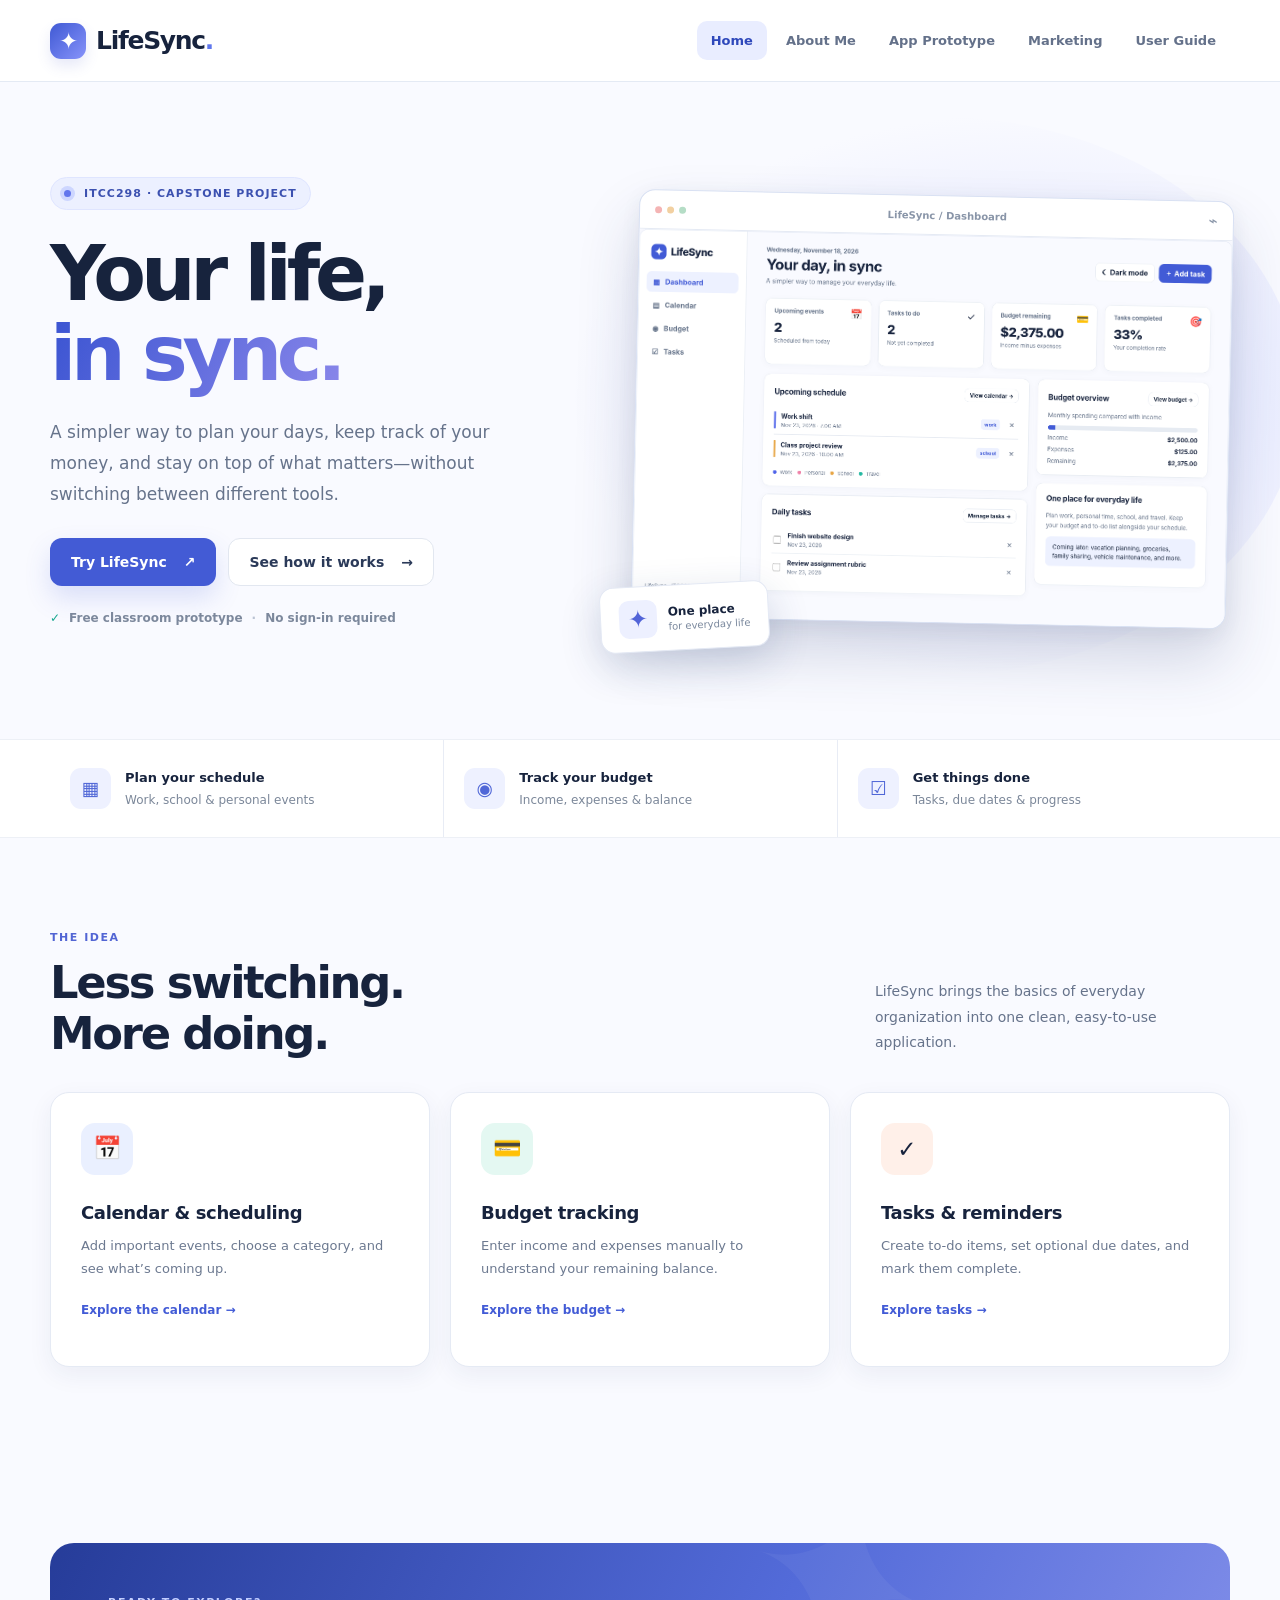
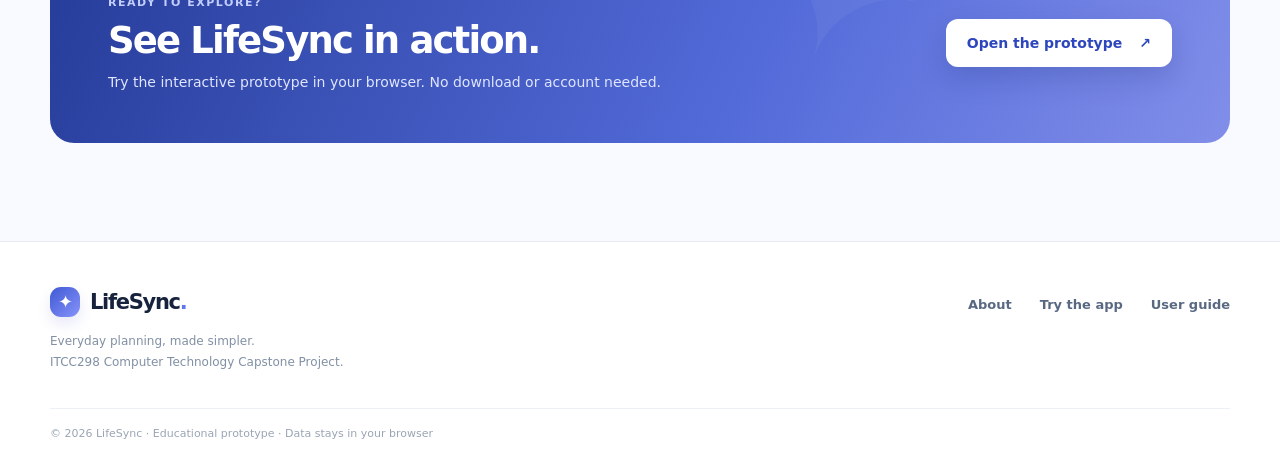
<file: index.html>
<!DOCTYPE html>
<html lang="en"><head>
<meta charset="utf-8"><meta name="viewport" content="width=device-width, initial-scale=1">
<meta name="description" content="LifeSync brings calendars, budgets and tasks together in a simple everyday planner.">
<title>Home | LifeSync</title>
<link rel="stylesheet" href="site.css">
<link rel="icon" href="assets/favicon.svg" type="image/svg+xml">

</head><body class="site-page ">
<a class="skip-link" href="#main-content">Skip to content</a>
<header class="site-header"><div class="site-container header-inner">
  <a class="site-brand" href="index.html" aria-label="LifeSync home"><span class="site-mark">✦</span><span>LifeSync<span class="site-brand-dot">.</span></span></a>
  <nav class="site-nav" aria-label="Website navigation"><a href="index.html" aria-current="page">Home</a>
<a href="about.html" >About Me</a>
<a href="prototype.html" >App Prototype</a>
<a href="marketing.html" >Marketing</a>
<a href="guide.html" >User Guide</a></nav>
</div></header>
<main id="main-content" class="site-main"><section class="hero site-container">
 <div class="hero-copy">
  <span class="eyebrow-chip"><span class="chip-dot"></span> ITCC298 · CAPSTONE PROJECT</span>
  <h1>Your life,<br><span class="gradient-text">in sync.</span></h1>
  <p class="hero-lead">A simpler way to plan your days, keep track of your money, and stay on top of what matters—without switching between different tools.</p>
  <div class="button-row"><a class="site-button primary" href="prototype.html">Try LifeSync <span aria-hidden="true">↗</span></a><a class="site-button secondary" href="guide.html">See how it works <span aria-hidden="true">→</span></a></div>
  <div class="hero-foot"><span class="check-symbol">✓</span> Free classroom prototype <span class="sep-dot">·</span> No sign-in required</div>
 </div>
 <div class="hero-visual"><div class="preview-glow"></div><div class="browser-window"><div class="browser-top"><div class="browser-dots"><i></i><i></i><i></i></div><span>LifeSync / Dashboard</span><span class="browser-lock">⌁</span></div><img src="assets/dashboard.png" alt="Actual LifeSync dashboard with sample schedule, budget, and tasks" width="1250" height="830"></div><div class="floating-tag"><span class="tag-icon">✦</span><span><strong>One place</strong><small>for everyday life</small></span></div></div>
</section>
<section class="benefits-band"><div class="site-container benefits-grid"><div><span class="benefit-icon">▦</span><strong>Plan your schedule</strong><span>Work, school & personal events</span></div><div><span class="benefit-icon">◉</span><strong>Track your budget</strong><span>Income, expenses & balance</span></div><div><span class="benefit-icon">☑</span><strong>Get things done</strong><span>Tasks, due dates & progress</span></div></div></section>
<section class="site-container section-space"><div class="section-top"><div><span class="kicker">THE IDEA</span><h2 class="section-title">Less switching.<br>More doing.</h2></div><p>LifeSync brings the basics of everyday organization into one clean, easy-to-use application.</p></div>
 <div class="feature-grid">
  <article class="feature-card"><div class="feature-symbol blue">📅</div><h3>Calendar & scheduling</h3><p>Add important events, choose a category, and see what’s coming up.</p><a href="prototype.html">Explore the calendar <span aria-hidden="true">→</span></a></article>
  <article class="feature-card"><div class="feature-symbol mint">💳</div><h3>Budget tracking</h3><p>Enter income and expenses manually to understand your remaining balance.</p><a href="prototype.html">Explore the budget <span aria-hidden="true">→</span></a></article>
  <article class="feature-card"><div class="feature-symbol peach">✓</div><h3>Tasks & reminders</h3><p>Create to-do items, set optional due dates, and mark them complete.</p><a href="prototype.html">Explore tasks <span aria-hidden="true">→</span></a></article>
 </div></section>
<section class="site-container section-space"><div class="cta-panel"><div><span class="kicker light">READY TO EXPLORE?</span><h2>See LifeSync in action.</h2><p>Try the interactive prototype in your browser. No download or account needed.</p></div><a class="site-button white" href="prototype.html">Open the prototype <span aria-hidden="true">↗</span></a></div></section></main>
<footer class="site-footer"><div class="site-container footer-inner">
 <div><a class="site-brand footer-brand" href="index.html"><span class="site-mark">✦</span><span>LifeSync<span class="site-brand-dot">.</span></span></a><p>Everyday planning, made simpler.<br>ITCC298 Computer Technology Capstone Project.</p></div>
 <div class="footer-links"><a href="about.html">About</a><a href="prototype.html">Try the app</a><a href="guide.html">User guide</a></div>
 </div><div class="site-container footer-bottom">© 2026 LifeSync · Educational prototype · Data stays in your browser</div></footer>

</body></html>
</file>
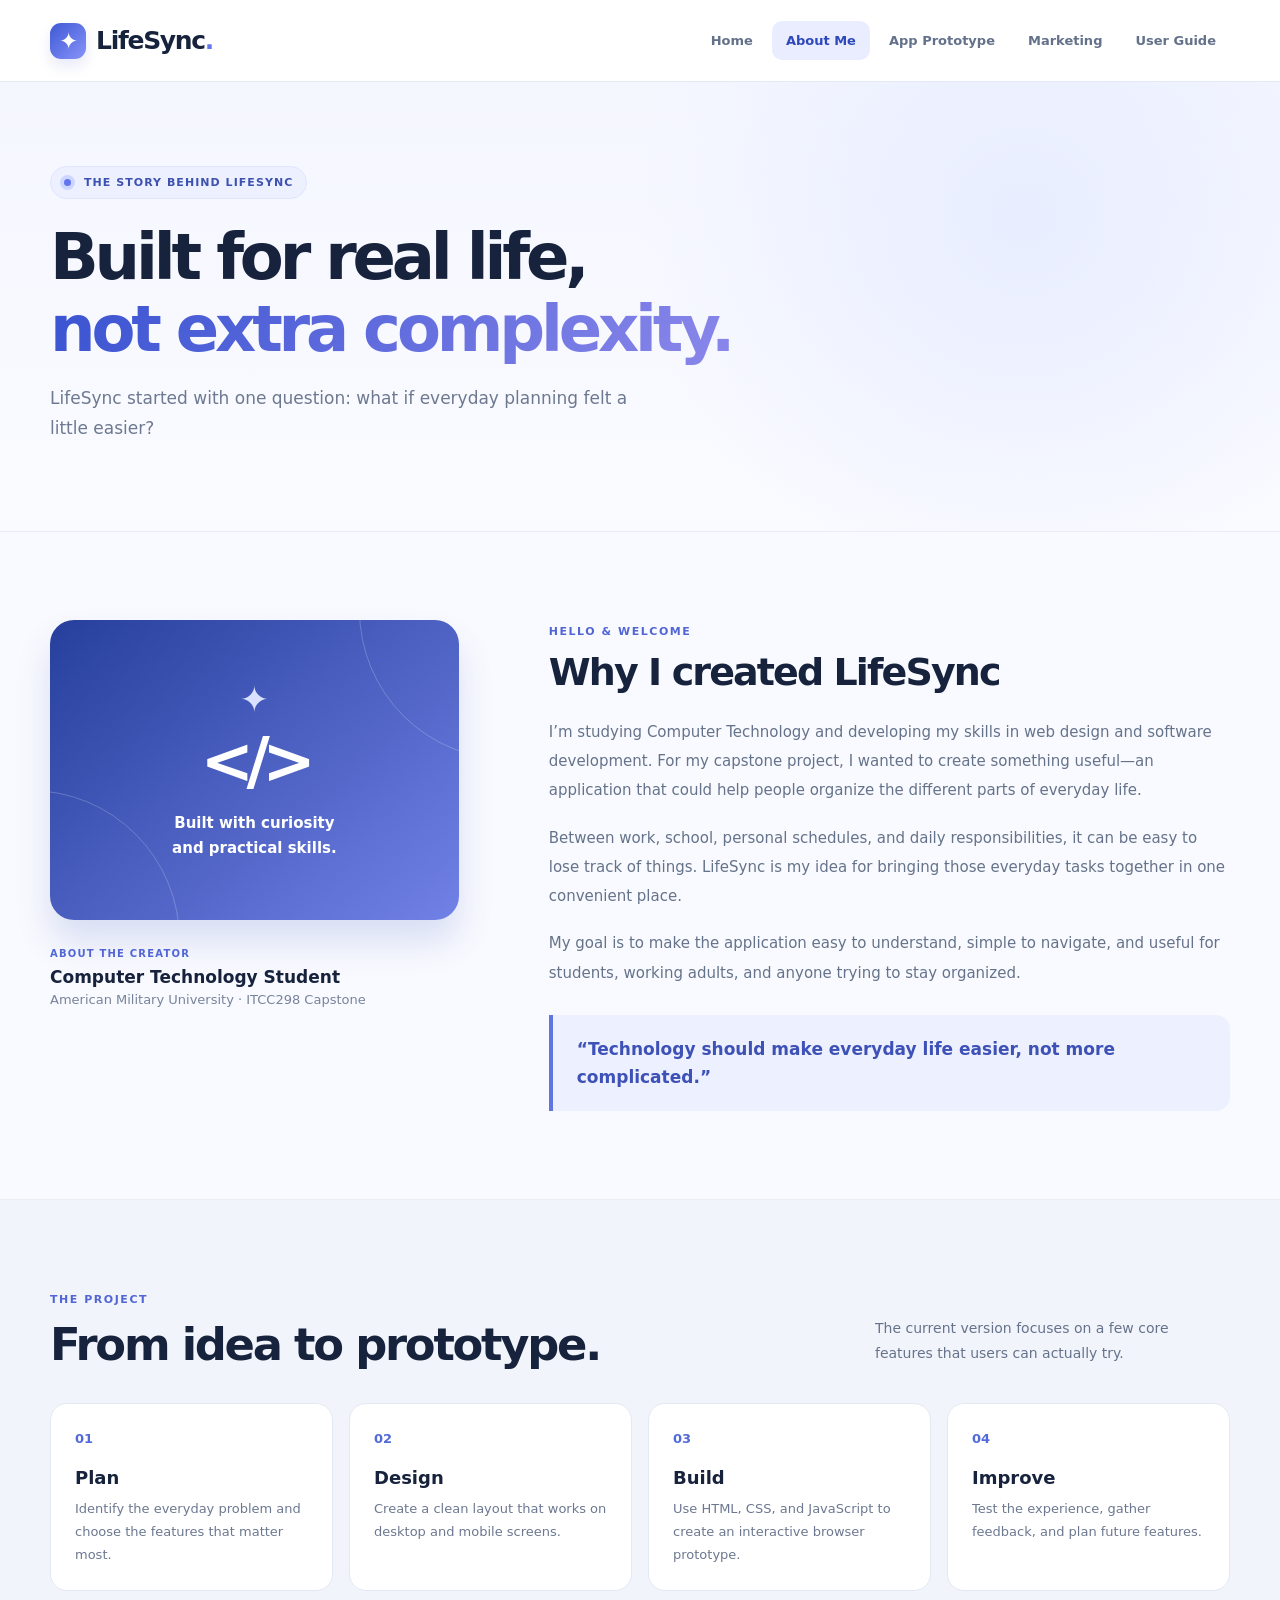
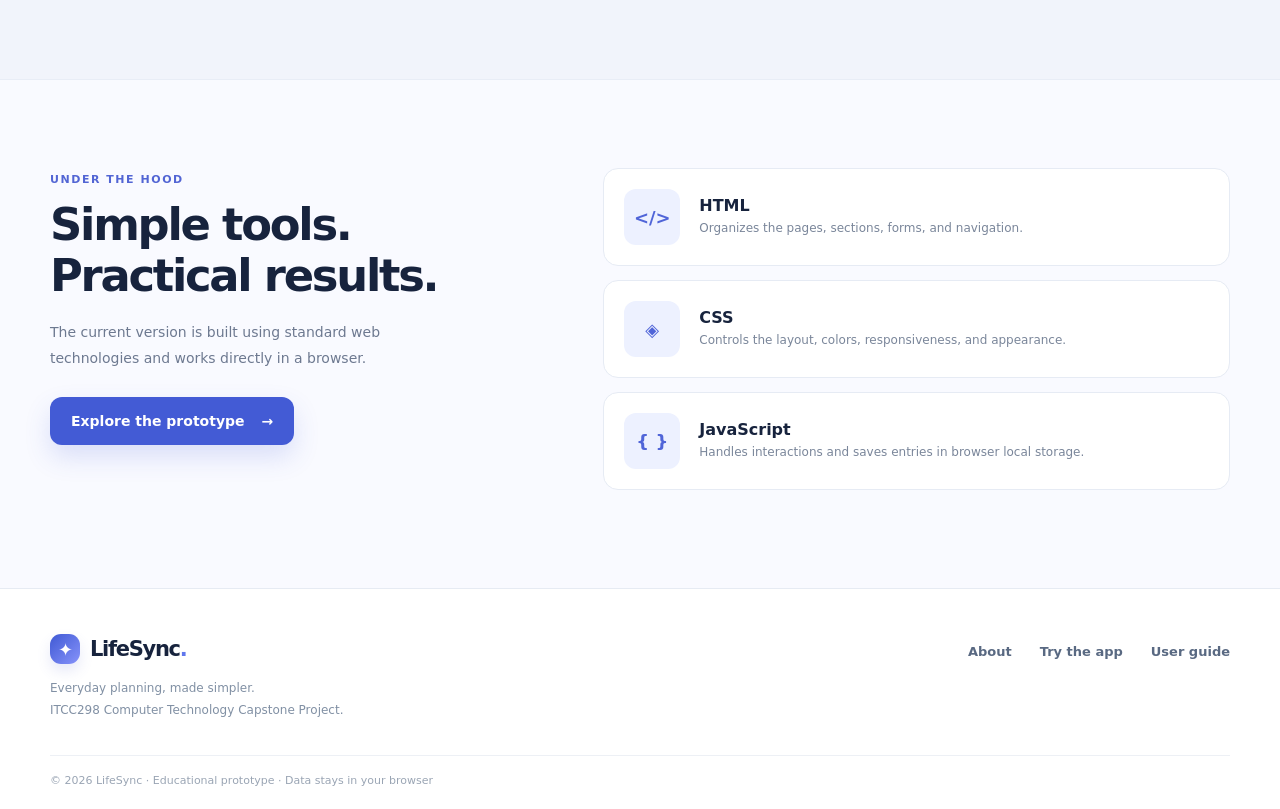
<file: about.html>
<!DOCTYPE html>
<html lang="en"><head>
<meta charset="utf-8"><meta name="viewport" content="width=device-width, initial-scale=1">
<meta name="description" content="Learn why the LifeSync everyday planner was created as an ITCC298 capstone project.">
<title>About Me | LifeSync</title>
<link rel="stylesheet" href="site.css">
<link rel="icon" href="assets/favicon.svg" type="image/svg+xml">

</head><body class="site-page ">
<a class="skip-link" href="#main-content">Skip to content</a>
<header class="site-header"><div class="site-container header-inner">
  <a class="site-brand" href="index.html" aria-label="LifeSync home"><span class="site-mark">✦</span><span>LifeSync<span class="site-brand-dot">.</span></span></a>
  <nav class="site-nav" aria-label="Website navigation"><a href="index.html" >Home</a>
<a href="about.html" aria-current="page">About Me</a>
<a href="prototype.html" >App Prototype</a>
<a href="marketing.html" >Marketing</a>
<a href="guide.html" >User Guide</a></nav>
</div></header>
<main id="main-content" class="site-main"><section class="page-hero"><div class="site-container"><span class="eyebrow-chip"><span class="chip-dot"></span> THE STORY BEHIND LIFESYNC</span><h1>Built for real life,<br><span class="gradient-text">not extra complexity.</span></h1><p>LifeSync started with one question: what if everyday planning felt a little easier?</p></div></section>
<section class="site-container section-space about-grid"><div class="about-aside"><div class="profile-illustration"><span class="profile-spark">✦</span><span class="profile-lines">&lt;/&gt;</span><div>Built with curiosity<br>and practical skills.</div></div><div class="aside-label">ABOUT THE CREATOR</div><h3>Computer Technology Student</h3><p>American Military University · ITCC298 Capstone</p></div><div class="about-copy"><span class="kicker">HELLO & WELCOME</span><h2>Why I created LifeSync</h2><p>I’m studying Computer Technology and developing my skills in web design and software development. For my capstone project, I wanted to create something useful—an application that could help people organize the different parts of everyday life.</p><p>Between work, school, personal schedules, and daily responsibilities, it can be easy to lose track of things. LifeSync is my idea for bringing those everyday tasks together in one convenient place.</p><p>My goal is to make the application easy to understand, simple to navigate, and useful for students, working adults, and anyone trying to stay organized.</p><div class="about-quote">“Technology should make everyday life easier, not more complicated.”</div></div></section>
<section class="tinted-section"><div class="site-container section-space"><div class="section-top"><div><span class="kicker">THE PROJECT</span><h2 class="section-title">From idea to prototype.</h2></div><p>The current version focuses on a few core features that users can actually try.</p></div><div class="milestone-grid"><div class="milestone"><span>01</span><h3>Plan</h3><p>Identify the everyday problem and choose the features that matter most.</p></div><div class="milestone"><span>02</span><h3>Design</h3><p>Create a clean layout that works on desktop and mobile screens.</p></div><div class="milestone"><span>03</span><h3>Build</h3><p>Use HTML, CSS, and JavaScript to create an interactive browser prototype.</p></div><div class="milestone"><span>04</span><h3>Improve</h3><p>Test the experience, gather feedback, and plan future features.</p></div></div></div></section>
<section class="site-container section-space tech-section"><div><span class="kicker">UNDER THE HOOD</span><h2 class="section-title">Simple tools.<br>Practical results.</h2><p>The current version is built using standard web technologies and works directly in a browser.</p><a class="site-button primary" href="prototype.html">Explore the prototype <span aria-hidden="true">→</span></a></div><div class="tech-list"><div><span class="tech-icon">&lt;/&gt;</span><div><h3>HTML</h3><p>Organizes the pages, sections, forms, and navigation.</p></div></div><div><span class="tech-icon">◈</span><div><h3>CSS</h3><p>Controls the layout, colors, responsiveness, and appearance.</p></div></div><div><span class="tech-icon">{ }</span><div><h3>JavaScript</h3><p>Handles interactions and saves entries in browser local storage.</p></div></div></div></section></main>
<footer class="site-footer"><div class="site-container footer-inner">
 <div><a class="site-brand footer-brand" href="index.html"><span class="site-mark">✦</span><span>LifeSync<span class="site-brand-dot">.</span></span></a><p>Everyday planning, made simpler.<br>ITCC298 Computer Technology Capstone Project.</p></div>
 <div class="footer-links"><a href="about.html">About</a><a href="prototype.html">Try the app</a><a href="guide.html">User guide</a></div>
 </div><div class="site-container footer-bottom">© 2026 LifeSync · Educational prototype · Data stays in your browser</div></footer>

</body></html>
</file>
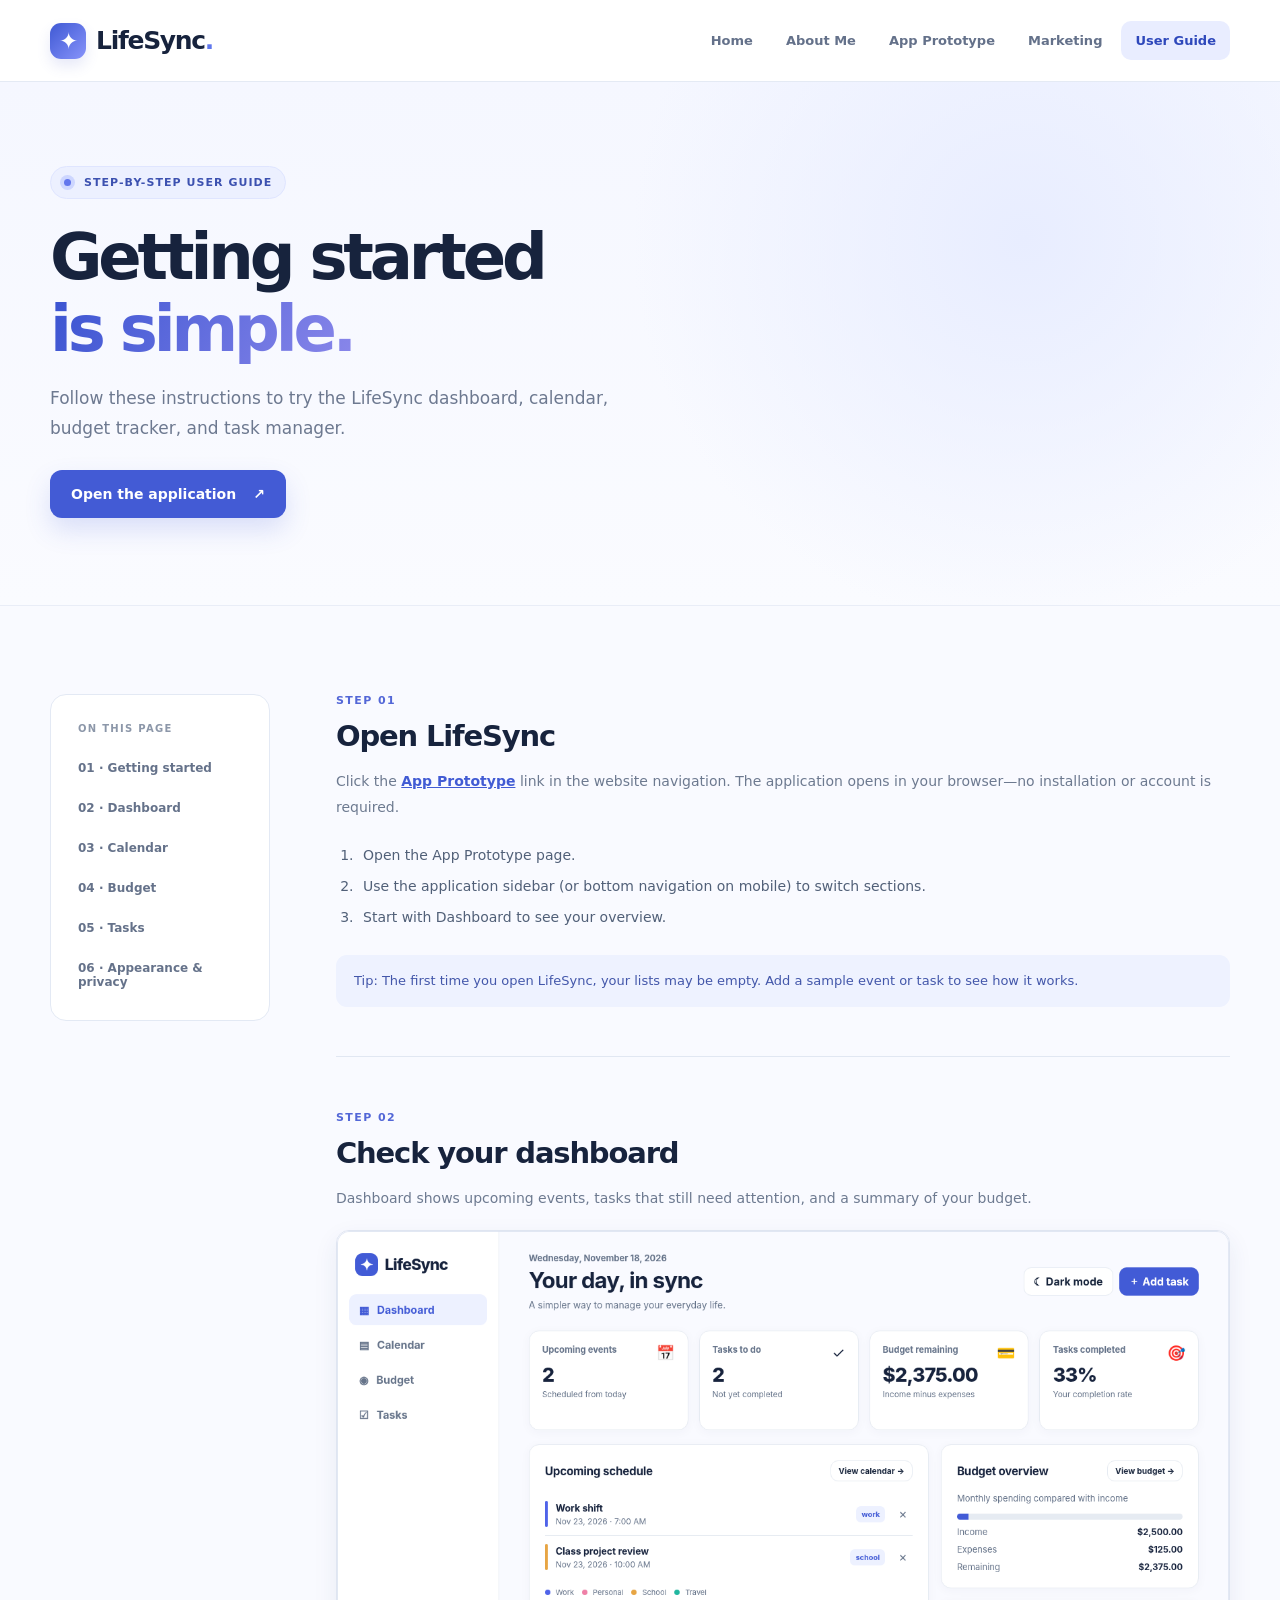
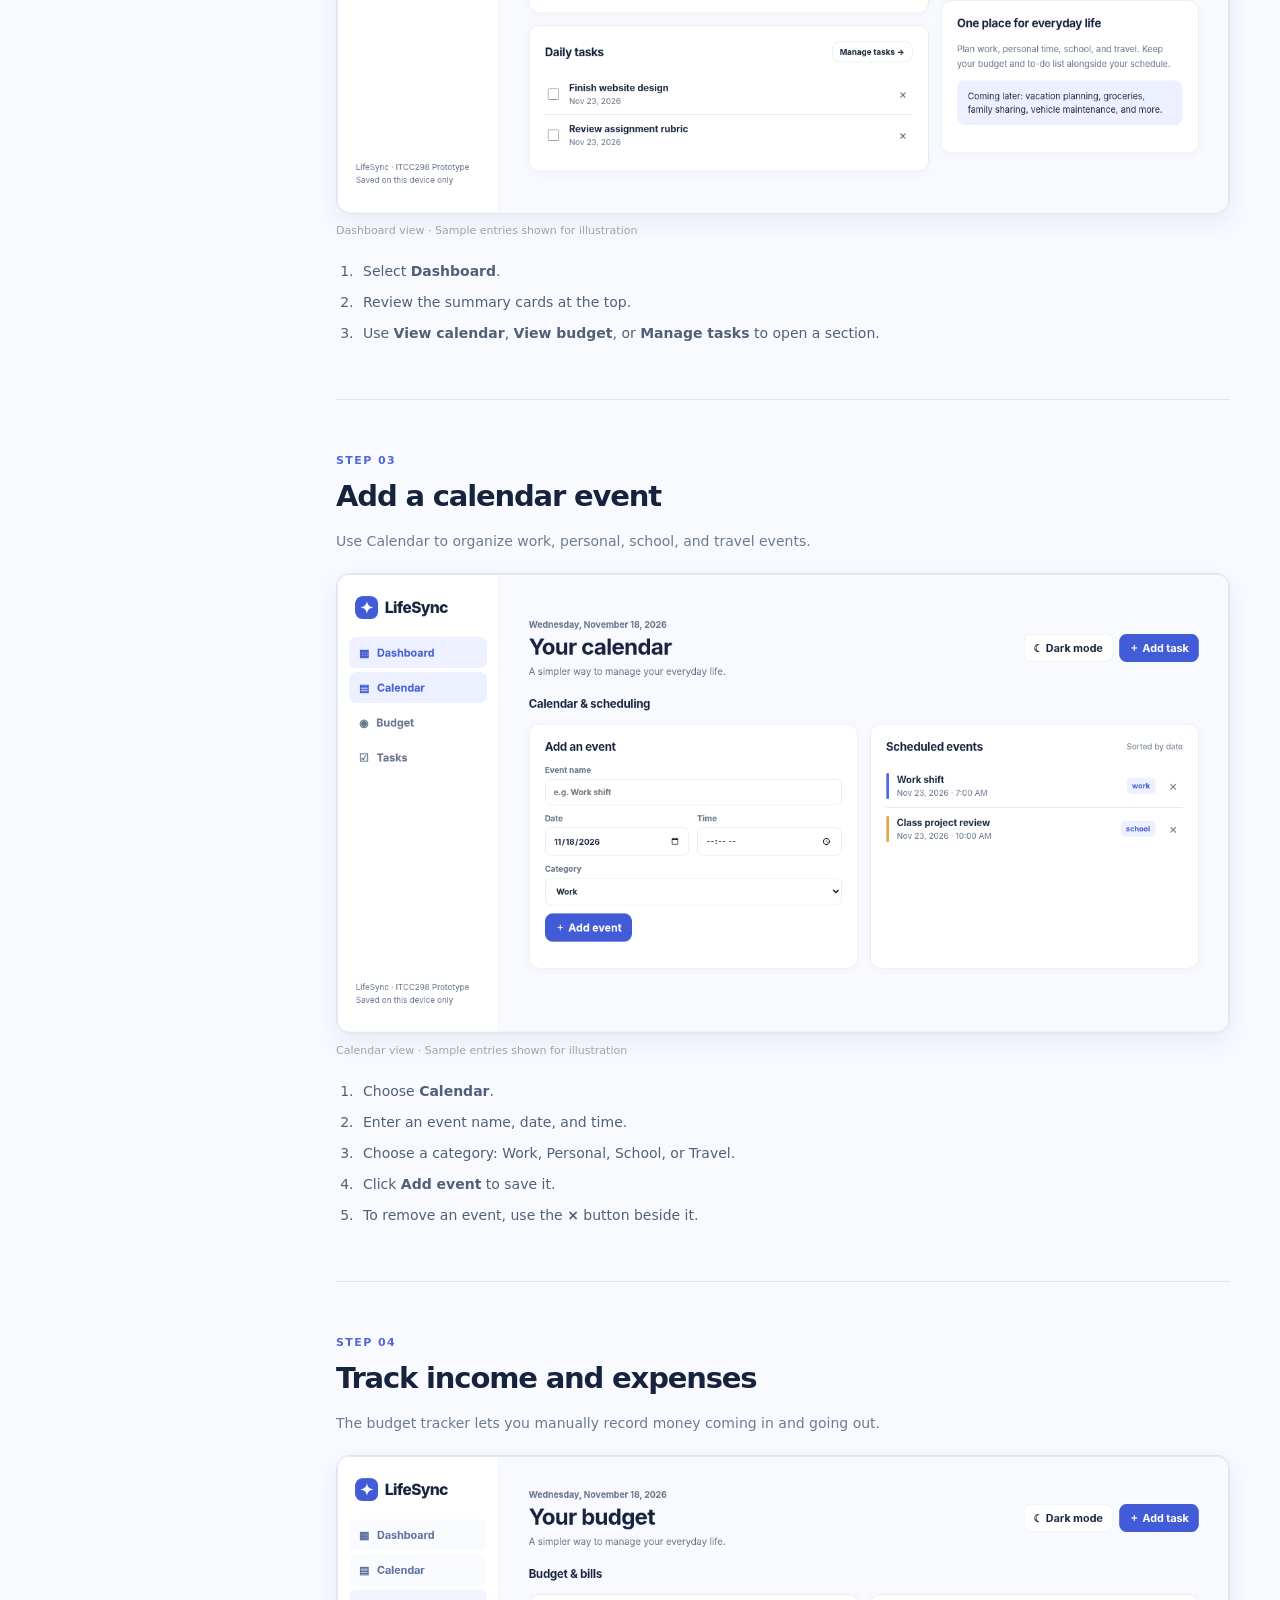
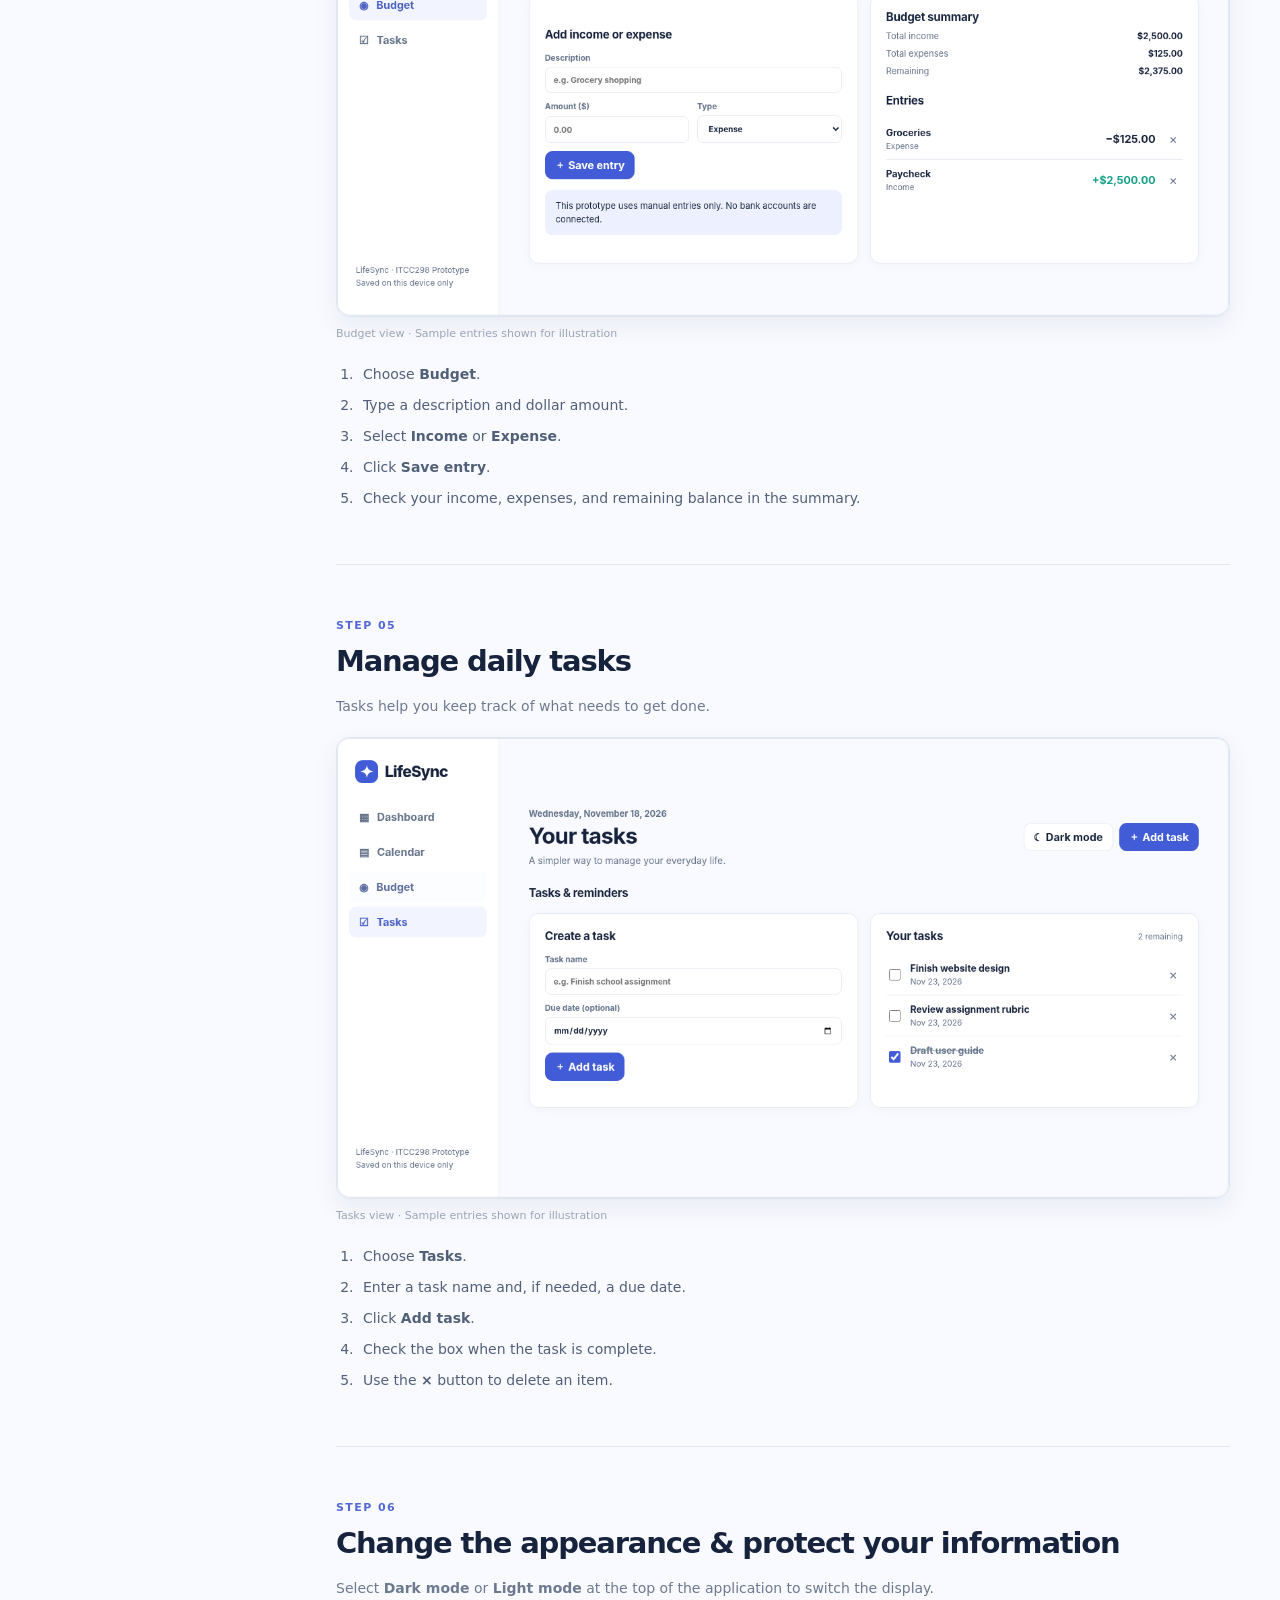
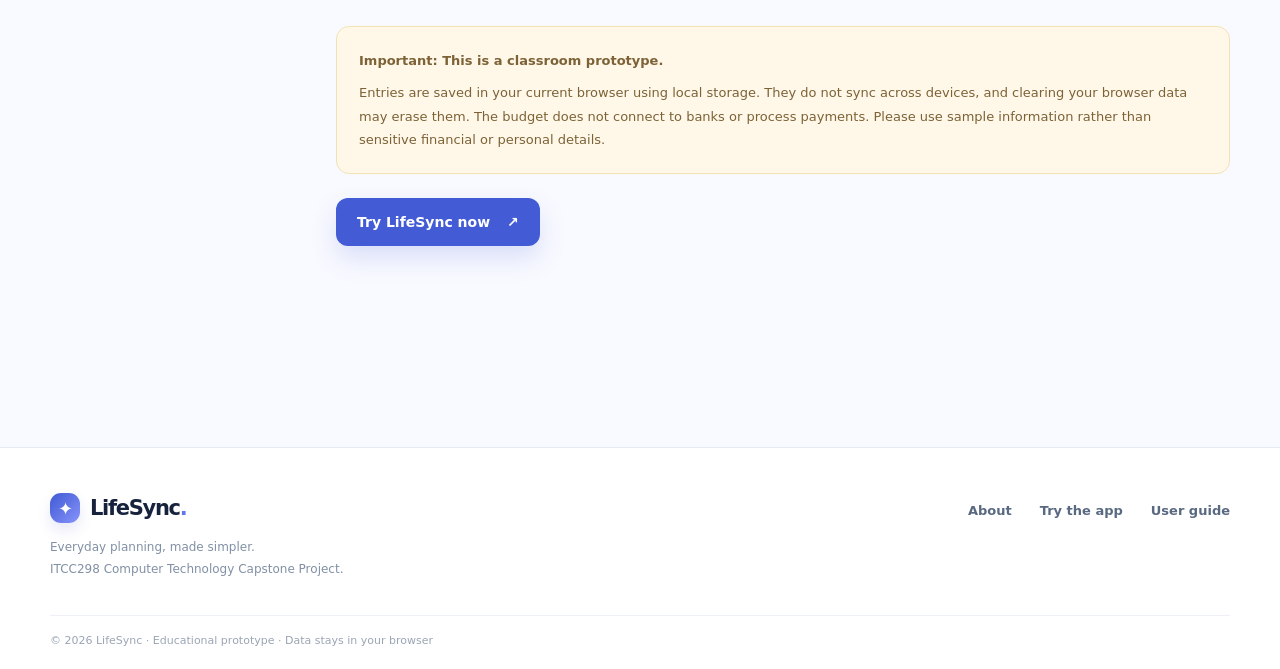
<file: guide.html>
<!DOCTYPE html>
<html lang="en"><head>
<meta charset="utf-8"><meta name="viewport" content="width=device-width, initial-scale=1">
<meta name="description" content="Learn to use the LifeSync dashboard, calendar, budget tracker, and tasks with real screenshots and step-by-step instructions.">
<title>User Guide | LifeSync</title>
<link rel="stylesheet" href="site.css">
<link rel="icon" href="assets/favicon.svg" type="image/svg+xml">

</head><body class="site-page ">
<a class="skip-link" href="#main-content">Skip to content</a>
<header class="site-header"><div class="site-container header-inner">
  <a class="site-brand" href="index.html" aria-label="LifeSync home"><span class="site-mark">✦</span><span>LifeSync<span class="site-brand-dot">.</span></span></a>
  <nav class="site-nav" aria-label="Website navigation"><a href="index.html" >Home</a>
<a href="about.html" >About Me</a>
<a href="prototype.html" >App Prototype</a>
<a href="marketing.html" >Marketing</a>
<a href="guide.html" aria-current="page">User Guide</a></nav>
</div></header>
<main id="main-content" class="site-main"><section class="page-hero guide-hero"><div class="site-container"><span class="eyebrow-chip"><span class="chip-dot"></span> STEP-BY-STEP USER GUIDE</span><h1>Getting started<br><span class="gradient-text">is simple.</span></h1><p>Follow these instructions to try the LifeSync dashboard, calendar, budget tracker, and task manager.</p><a class="site-button primary" href="prototype.html">Open the application <span aria-hidden="true">↗</span></a></div></section>
<section class="site-container section-space guide-layout"><aside class="guide-toc"><div class="toc-card"><strong>ON THIS PAGE</strong><a href="#start">01 · Getting started</a><a href="#dashboard">02 · Dashboard</a><a href="#calendar">03 · Calendar</a><a href="#budget">04 · Budget</a><a href="#tasks">05 · Tasks</a><a href="#appearance">06 · Appearance & privacy</a></div></aside>
<div class="guide-content">
<section class="guide-step" id="start"><div class="step-kicker">STEP 01</div><h2>Open LifeSync</h2><p>Click the <a href="prototype.html">App Prototype</a> link in the website navigation. The application opens in your browser—no installation or account is required.</p><ol><li>Open the App Prototype page.</li><li>Use the application sidebar (or bottom navigation on mobile) to switch sections.</li><li>Start with Dashboard to see your overview.</li></ol><div class="guide-tip">Tip: The first time you open LifeSync, your lists may be empty. Add a sample event or task to see how it works.</div></section>
<section class="guide-step" id="dashboard"><div class="step-kicker">STEP 02</div><h2>Check your dashboard</h2><p>Dashboard shows upcoming events, tasks that still need attention, and a summary of your budget.</p><img class="guide-screenshot" src="assets/dashboard.png" alt="LifeSync dashboard showing summary cards and sample events, budget, and tasks" loading="lazy" width="1250" height="830"><div class="image-caption">Dashboard view · Sample entries shown for illustration</div><ol><li>Select <strong>Dashboard</strong>.</li><li>Review the summary cards at the top.</li><li>Use <strong>View calendar</strong>, <strong>View budget</strong>, or <strong>Manage tasks</strong> to open a section.</li></ol></section>
<section class="guide-step" id="calendar"><div class="step-kicker">STEP 03</div><h2>Add a calendar event</h2><p>Use Calendar to organize work, personal, school, and travel events.</p><img class="guide-screenshot" src="assets/calendar.png" alt="LifeSync calendar screen with an Add an event form and scheduled events list" loading="lazy" width="1250" height="830"><div class="image-caption">Calendar view · Sample entries shown for illustration</div><ol><li>Choose <strong>Calendar</strong>.</li><li>Enter an event name, date, and time.</li><li>Choose a category: Work, Personal, School, or Travel.</li><li>Click <strong>Add event</strong> to save it.</li><li>To remove an event, use the <strong>×</strong> button beside it.</li></ol></section>
<section class="guide-step" id="budget"><div class="step-kicker">STEP 04</div><h2>Track income and expenses</h2><p>The budget tracker lets you manually record money coming in and going out.</p><img class="guide-screenshot" src="assets/budget.png" alt="LifeSync budget tracker showing income and expense entry form and budget totals" loading="lazy" width="1250" height="830"><div class="image-caption">Budget view · Sample entries shown for illustration</div><ol><li>Choose <strong>Budget</strong>.</li><li>Type a description and dollar amount.</li><li>Select <strong>Income</strong> or <strong>Expense</strong>.</li><li>Click <strong>Save entry</strong>.</li><li>Check your income, expenses, and remaining balance in the summary.</li></ol></section>
<section class="guide-step" id="tasks"><div class="step-kicker">STEP 05</div><h2>Manage daily tasks</h2><p>Tasks help you keep track of what needs to get done.</p><img class="guide-screenshot" src="assets/tasks.png" alt="LifeSync tasks screen showing task creation and checklist of tasks" loading="lazy" width="1250" height="830"><div class="image-caption">Tasks view · Sample entries shown for illustration</div><ol><li>Choose <strong>Tasks</strong>.</li><li>Enter a task name and, if needed, a due date.</li><li>Click <strong>Add task</strong>.</li><li>Check the box when the task is complete.</li><li>Use the <strong>×</strong> button to delete an item.</li></ol></section>
<section class="guide-step" id="appearance"><div class="step-kicker">STEP 06</div><h2>Change the appearance & protect your information</h2><p>Select <strong>Dark mode</strong> or <strong>Light mode</strong> at the top of the application to switch the display.</p><div class="privacy-box"><strong>Important: This is a classroom prototype.</strong><p>Entries are saved in your current browser using local storage. They do not sync across devices, and clearing your browser data may erase them. The budget does not connect to banks or process payments. Please use sample information rather than sensitive financial or personal details.</p></div><a class="site-button primary" href="prototype.html">Try LifeSync now <span aria-hidden="true">↗</span></a></section>
</div></section></main>
<footer class="site-footer"><div class="site-container footer-inner">
 <div><a class="site-brand footer-brand" href="index.html"><span class="site-mark">✦</span><span>LifeSync<span class="site-brand-dot">.</span></span></a><p>Everyday planning, made simpler.<br>ITCC298 Computer Technology Capstone Project.</p></div>
 <div class="footer-links"><a href="about.html">About</a><a href="prototype.html">Try the app</a><a href="guide.html">User guide</a></div>
 </div><div class="site-container footer-bottom">© 2026 LifeSync · Educational prototype · Data stays in your browser</div></footer>

</body></html>
</file>
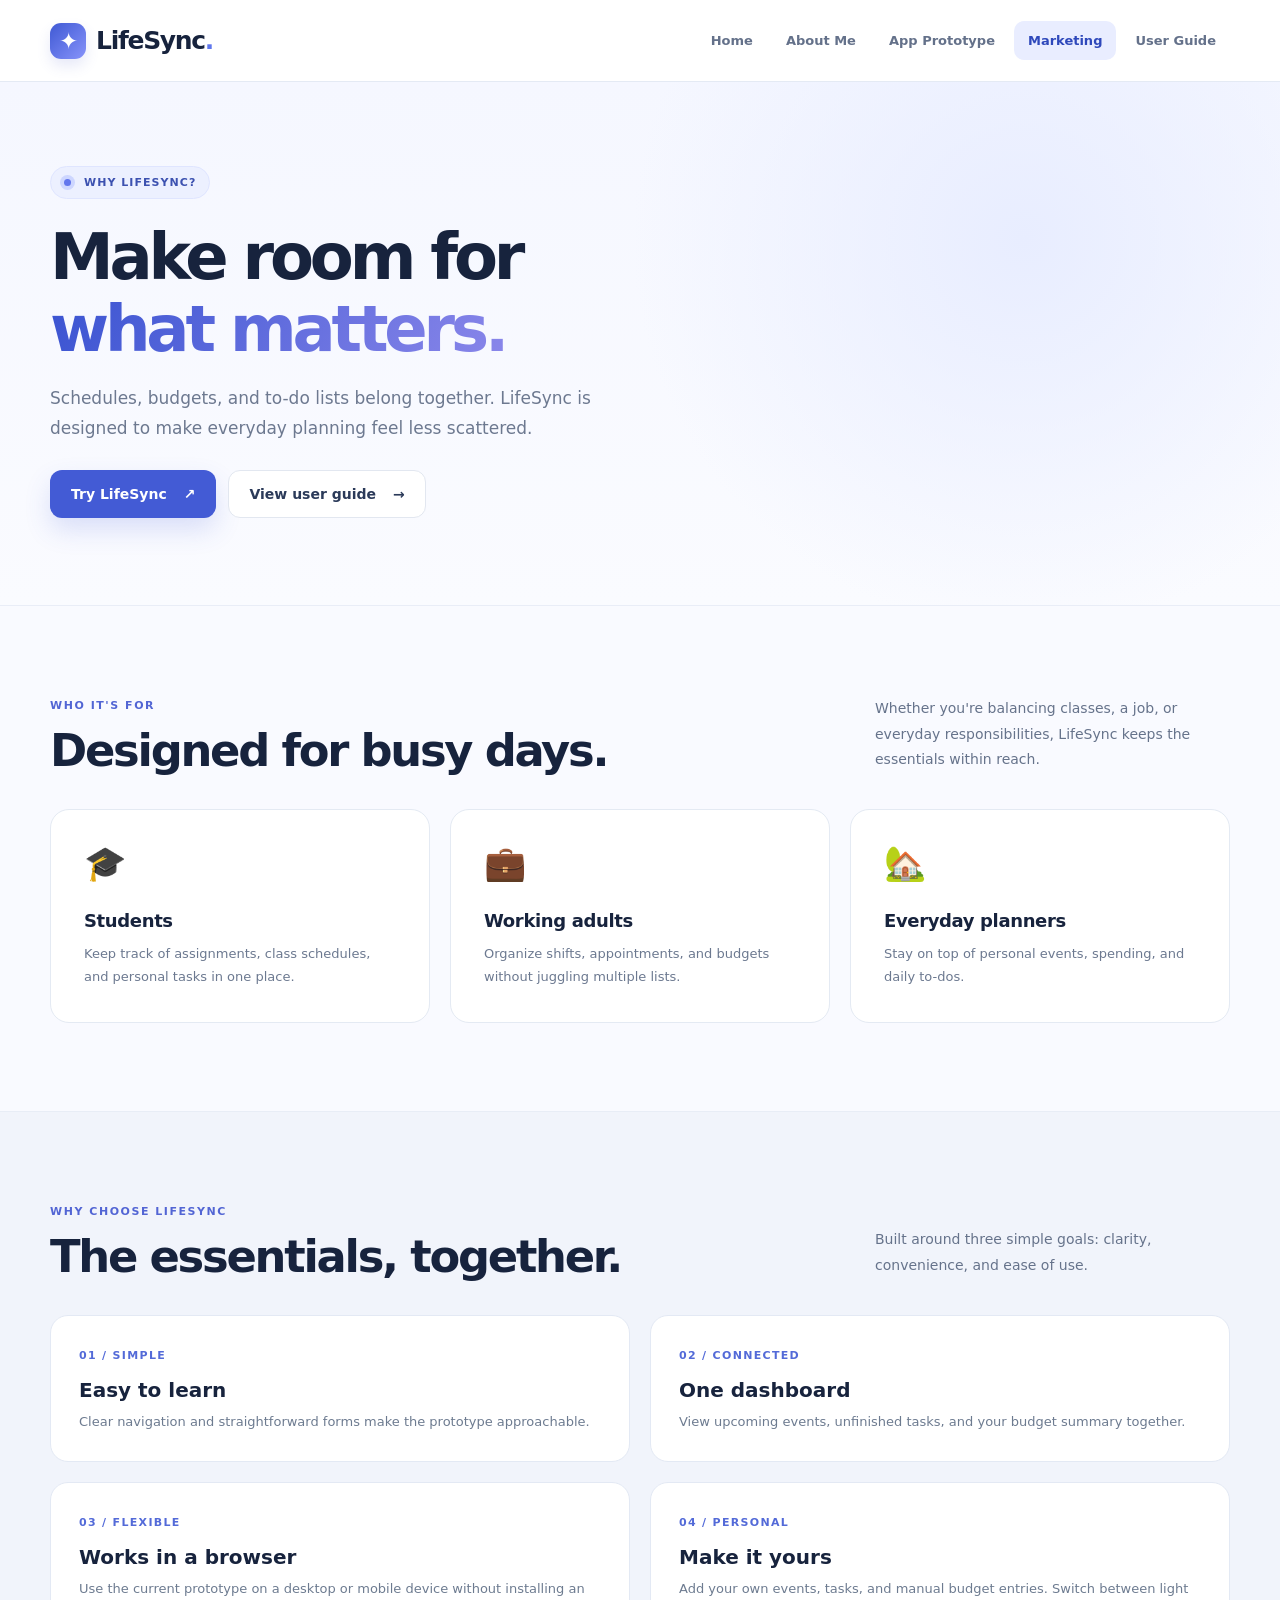
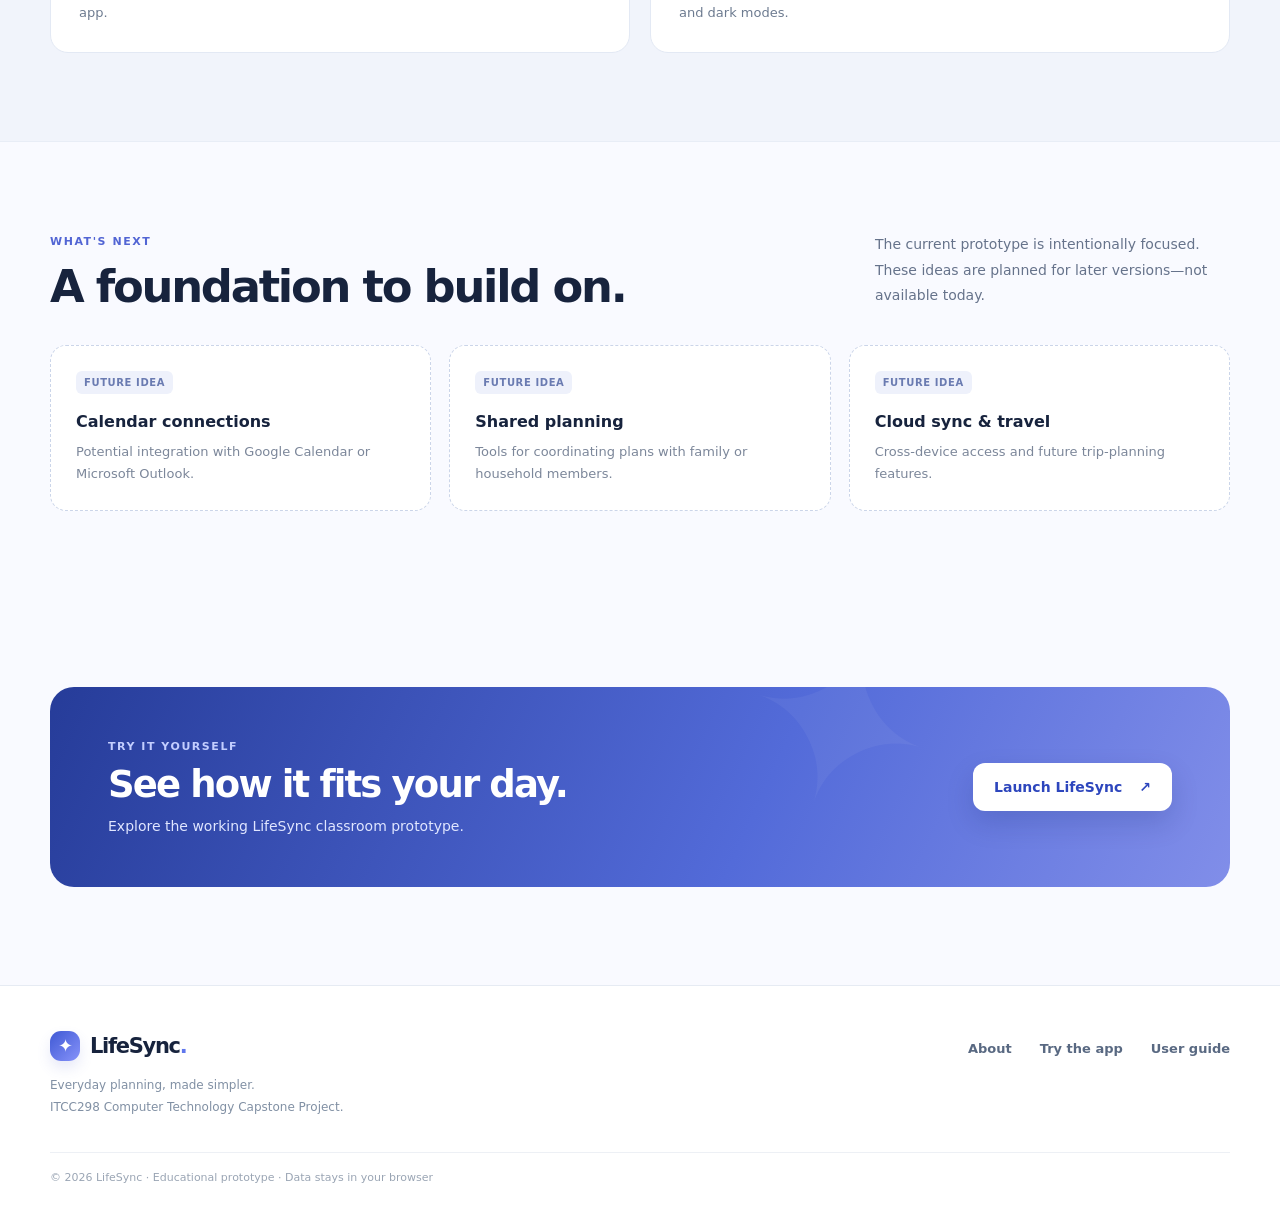
<file: marketing.html>
<!DOCTYPE html>
<html lang="en"><head>
<meta charset="utf-8"><meta name="viewport" content="width=device-width, initial-scale=1">
<meta name="description" content="Learn who LifeSync is for, what makes it useful, and its future development plans.">
<title>Marketing | LifeSync</title>
<link rel="stylesheet" href="site.css">
<link rel="icon" href="assets/favicon.svg" type="image/svg+xml">

</head><body class="site-page ">
<a class="skip-link" href="#main-content">Skip to content</a>
<header class="site-header"><div class="site-container header-inner">
  <a class="site-brand" href="index.html" aria-label="LifeSync home"><span class="site-mark">✦</span><span>LifeSync<span class="site-brand-dot">.</span></span></a>
  <nav class="site-nav" aria-label="Website navigation"><a href="index.html" >Home</a>
<a href="about.html" >About Me</a>
<a href="prototype.html" >App Prototype</a>
<a href="marketing.html" aria-current="page">Marketing</a>
<a href="guide.html" >User Guide</a></nav>
</div></header>
<main id="main-content" class="site-main"><section class="page-hero marketing-hero"><div class="site-container"><span class="eyebrow-chip"><span class="chip-dot"></span> WHY LIFESYNC?</span><h1>Make room for<br><span class="gradient-text">what matters.</span></h1><p>Schedules, budgets, and to-do lists belong together. LifeSync is designed to make everyday planning feel less scattered.</p><div class="button-row"><a class="site-button primary" href="prototype.html">Try LifeSync <span aria-hidden="true">↗</span></a><a class="site-button secondary" href="guide.html">View user guide <span aria-hidden="true">→</span></a></div></div></section>
<section class="site-container section-space"><div class="section-top"><div><span class="kicker">WHO IT'S FOR</span><h2 class="section-title">Designed for busy days.</h2></div><p>Whether you're balancing classes, a job, or everyday responsibilities, LifeSync keeps the essentials within reach.</p></div><div class="audience-grid"><article class="audience-card"><span class="audience-icon">🎓</span><h3>Students</h3><p>Keep track of assignments, class schedules, and personal tasks in one place.</p></article><article class="audience-card"><span class="audience-icon">💼</span><h3>Working adults</h3><p>Organize shifts, appointments, and budgets without juggling multiple lists.</p></article><article class="audience-card"><span class="audience-icon">🏡</span><h3>Everyday planners</h3><p>Stay on top of personal events, spending, and daily to-dos.</p></article></div></section>
<section class="tinted-section"><div class="site-container section-space"><div class="section-top"><div><span class="kicker">WHY CHOOSE LIFESYNC</span><h2 class="section-title">The essentials, together.</h2></div><p>Built around three simple goals: clarity, convenience, and ease of use.</p></div><div class="advantage-grid"><div><span>01 / SIMPLE</span><h3>Easy to learn</h3><p>Clear navigation and straightforward forms make the prototype approachable.</p></div><div><span>02 / CONNECTED</span><h3>One dashboard</h3><p>View upcoming events, unfinished tasks, and your budget summary together.</p></div><div><span>03 / FLEXIBLE</span><h3>Works in a browser</h3><p>Use the current prototype on a desktop or mobile device without installing an app.</p></div><div><span>04 / PERSONAL</span><h3>Make it yours</h3><p>Add your own events, tasks, and manual budget entries. Switch between light and dark modes.</p></div></div></div></section>
<section class="site-container section-space"><div class="section-top"><div><span class="kicker">WHAT'S NEXT</span><h2 class="section-title">A foundation to build on.</h2></div><p>The current prototype is intentionally focused. These ideas are planned for later versions—not available today.</p></div><div class="roadmap-grid"><div><span class="roadmap-badge">FUTURE IDEA</span><h3>Calendar connections</h3><p>Potential integration with Google Calendar or Microsoft Outlook.</p></div><div><span class="roadmap-badge">FUTURE IDEA</span><h3>Shared planning</h3><p>Tools for coordinating plans with family or household members.</p></div><div><span class="roadmap-badge">FUTURE IDEA</span><h3>Cloud sync & travel</h3><p>Cross-device access and future trip-planning features.</p></div></div></section>
<section class="site-container section-space"><div class="cta-panel"><div><span class="kicker light">TRY IT YOURSELF</span><h2>See how it fits your day.</h2><p>Explore the working LifeSync classroom prototype.</p></div><a class="site-button white" href="prototype.html">Launch LifeSync <span aria-hidden="true">↗</span></a></div></section></main>
<footer class="site-footer"><div class="site-container footer-inner">
 <div><a class="site-brand footer-brand" href="index.html"><span class="site-mark">✦</span><span>LifeSync<span class="site-brand-dot">.</span></span></a><p>Everyday planning, made simpler.<br>ITCC298 Computer Technology Capstone Project.</p></div>
 <div class="footer-links"><a href="about.html">About</a><a href="prototype.html">Try the app</a><a href="guide.html">User guide</a></div>
 </div><div class="site-container footer-bottom">© 2026 LifeSync · Educational prototype · Data stays in your browser</div></footer>

</body></html>
</file>
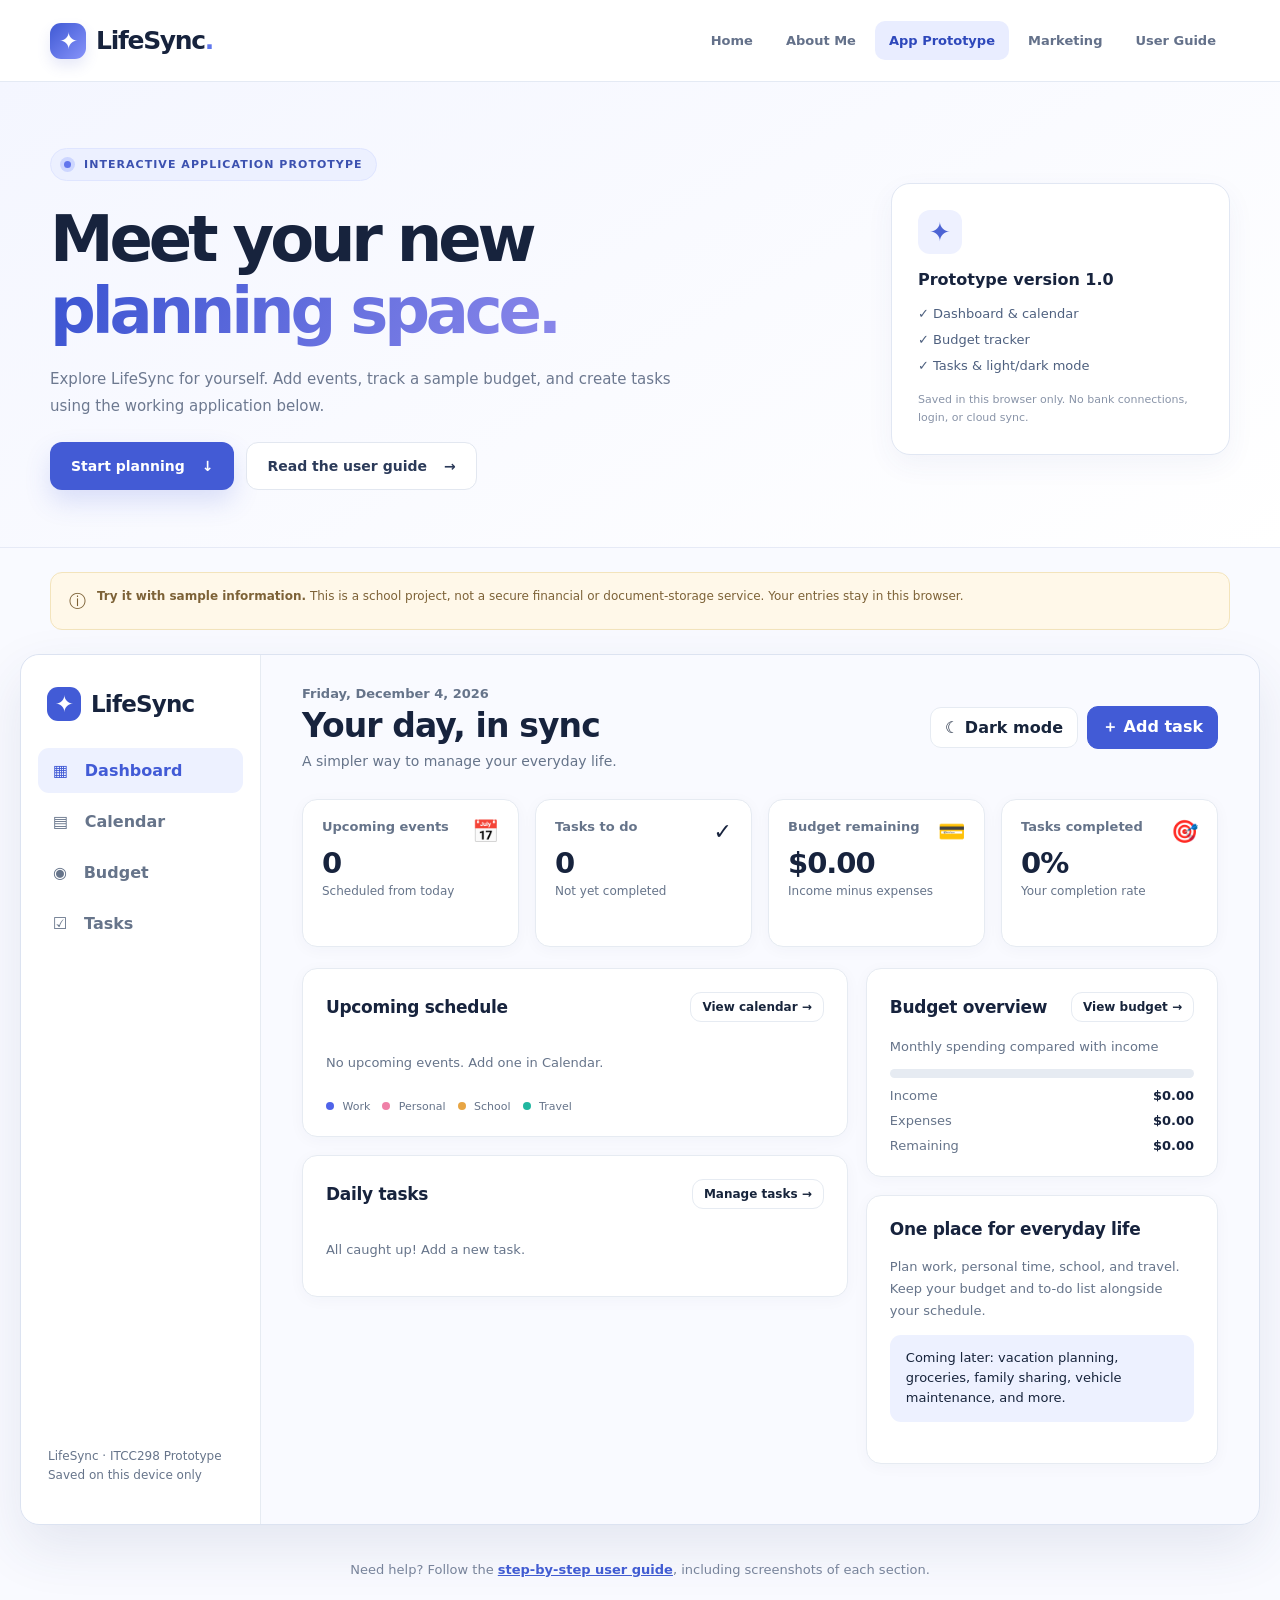
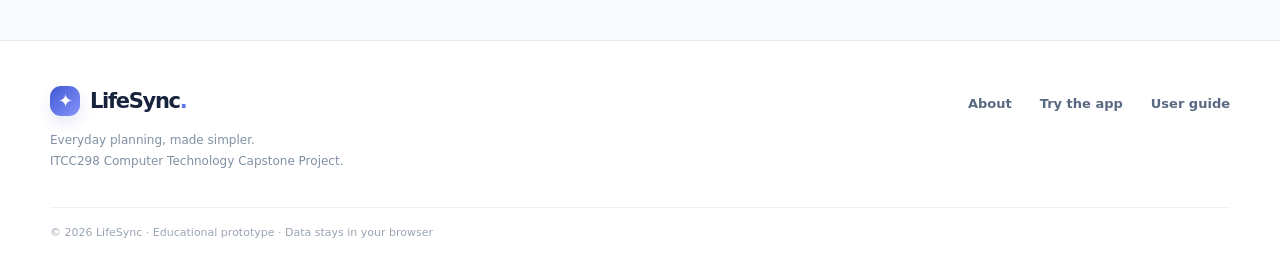
<file: prototype.html>
<!DOCTYPE html>
<html lang="en"><head>
<meta charset="utf-8"><meta name="viewport" content="width=device-width, initial-scale=1">
<meta name="description" content="Try the interactive LifeSync web application, with calendar, budget tracker, tasks, and dashboard.">
<title>Application Prototype | LifeSync</title>
<link rel="stylesheet" href="site.css">
<link rel="icon" href="assets/favicon.svg" type="image/svg+xml">
<link rel="stylesheet" href="app.css">
</head><body class="site-page app-page">
<a class="skip-link" href="#main-content">Skip to content</a>
<header class="site-header"><div class="site-container header-inner">
  <a class="site-brand" href="index.html" aria-label="LifeSync home"><span class="site-mark">✦</span><span>LifeSync<span class="site-brand-dot">.</span></span></a>
  <nav class="site-nav" aria-label="Website navigation"><a href="index.html" >Home</a>
<a href="about.html" >About Me</a>
<a href="prototype.html" aria-current="page">App Prototype</a>
<a href="marketing.html" >Marketing</a>
<a href="guide.html" >User Guide</a></nav>
</div></header>
<main id="main-content" class="site-main"><section class="prototype-intro"><div class="site-container"><div class="prototype-intro-grid"><div><span class="eyebrow-chip"><span class="chip-dot"></span> INTERACTIVE APPLICATION PROTOTYPE</span><h1>Meet your new<br><span class="gradient-text">planning space.</span></h1><p>Explore LifeSync for yourself. Add events, track a sample budget, and create tasks using the working application below.</p><div class="button-row"><a class="site-button primary" href="#app">Start planning <span aria-hidden="true">↓</span></a><a class="site-button secondary" href="guide.html">Read the user guide <span aria-hidden="true">→</span></a></div></div><div class="prototype-info"><span class="info-spark">✦</span><strong>Prototype version 1.0</strong><p>✓ Dashboard & calendar<br>✓ Budget tracker<br>✓ Tasks & light/dark mode</p><small>Saved in this browser only. No bank connections, login, or cloud sync.</small></div></div></div></section>
<div class="site-container app-disclaimer"><span aria-hidden="true">ⓘ</span> <span><strong>Try it with sample information.</strong> This is a school project, not a secure financial or document-storage service. Your entries stay in this browser.</span></div>
<section id="app" class="app-stage" aria-label="Interactive LifeSync application"><div class="shell">
<aside class="sidebar">
<div class="brand">
<span class="brand-mark">
      ✦
     </span>
     LifeSync
    </div>
<nav aria-label="Main navigation" class="nav">
<button class="active" data-view="dashboard" type="button">
      ▦   Dashboard
     </button>
<button data-view="calendar" type="button">
      ▤   Calendar
     </button>
<button data-view="budget" type="button">
      ◉   Budget
     </button>
<button data-view="tasks" type="button">
      ☑   Tasks
     </button>
</nav>
<div class="sidebar-foot">
     LifeSync · ITCC298 Prototype
Saved on this device only
    </div>
</aside>
<main class="main">
<header class="top">
<div>
<div class="eyebrow" id="today">
</div>
<h1 id="heading">
       Your day, in sync
      </h1>
<p class="page-subtitle">
       A simpler way to manage your everyday life.
      </p>
</div>
<div class="top-actions">
<button aria-label="Toggle light and dark mode" class="btn" id="theme" type="button">
       ☾ Dark mode
      </button>
<button class="btn primary" id="quickAdd" type="button">
       ＋ Add task
      </button>
</div>
</header>
<section class="section active" id="dashboard">
<div class="cards">
<div class="card">
<span aria-hidden="true" class="symbol">
        📅
       </span>
<div class="label">
        Upcoming events
       </div>
<div class="number" id="statEvents">
        0
       </div>
<div class="hint">
        Scheduled from today
       </div>
</div>
<div class="card">
<span aria-hidden="true" class="symbol">
        ✓
       </span>
<div class="label">
        Tasks to do
       </div>
<div class="number" id="statTasks">
        0
       </div>
<div class="hint">
        Not yet completed
       </div>
</div>
<div class="card">
<span aria-hidden="true" class="symbol">
        💳
       </span>
<div class="label">
        Budget remaining
       </div>
<div class="number" id="statBalance">
        $0
       </div>
<div class="hint">
        Income minus expenses
       </div>
</div>
<div class="card">
<span aria-hidden="true" class="symbol">
        🎯
       </span>
<div class="label">
        Tasks completed
       </div>
<div class="number" id="statDone">
        0%
       </div>
<div class="hint">
        Your completion rate
       </div>
</div>
</div>
<div class="layout">
<div class="stack">
<div class="panel">
<div class="panel-head">
<h2>
          Upcoming schedule
         </h2>
<button class="btn small" data-go="calendar" type="button">
          View calendar →
         </button>
</div>
<div id="dashboardEvents">
</div>
<div class="legend">
<span>
<i class="dot">
</i>
          Work
         </span>
<span>
<i class="dot" style="background:#ef80a7">
</i>
          Personal
         </span>
<span>
<i class="dot" style="background:#e7a544">
</i>
          School
         </span>
<span>
<i class="dot" style="background:#21b7a0">
</i>
          Travel
         </span>
</div>
</div>
<div class="panel">
<div class="panel-head">
<h2>
          Daily tasks
         </h2>
<button class="btn small" data-go="tasks" type="button">
          Manage tasks →
         </button>
</div>
<div id="dashboardTasks">
</div>
</div>
</div>
<div class="stack">
<div class="panel">
<div class="panel-head">
<h2>
          Budget overview
         </h2>
<button class="btn small" data-go="budget" type="button">
          View budget →
         </button>
</div>
<div class="muted">
         Monthly spending compared with income
        </div>
<div class="progress">
<div id="budgetProgress">
</div>
</div>
<div class="budget-row">
<span>
          Income
         </span>
<strong id="dashIncome">
</strong>
</div>
<div class="budget-row">
<span>
          Expenses
         </span>
<strong id="dashExpenses">
</strong>
</div>
<div class="budget-row">
<span>
          Remaining
         </span>
<strong id="dashRemaining">
</strong>
</div>
</div>
<div class="panel">
<h2 class="form-heading">
         One place for everyday life
        </h2>
<p class="muted" style="line-height:1.7">
         Plan work, personal time, school, and travel. Keep your budget and to-do list alongside your schedule.
        </p>
<div class="notice">
         Coming later: vacation planning, groceries, family sharing, vehicle maintenance, and more.
        </div>
</div>
</div>
</div>
</section>
<section class="section" id="calendar">
<h2 class="view-title">
      Calendar &amp; scheduling
     </h2>
<div class="split">
<div class="panel">
<h2 class="form-heading">
        Add an event
       </h2>
<form class="form" id="eventForm">
<label class="wide">
         Event name
         <input maxlength="90" name="title" placeholder="e.g. Work shift" required=""/>
</label>
<label>
         Date
         <input name="date" required="" type="date"/>
</label>
<label>
         Time
         <input name="time" required="" type="time"/>
</label>
<label class="wide">
         Category
         <select name="category">
<option value="work">
           Work
          </option>
<option value="personal">
           Personal
          </option>
<option value="school">
           School
          </option>
<option value="travel">
           Travel
          </option>
</select>
</label>
<button class="btn primary wide">
         ＋ Add event
        </button>
</form>
</div>
<div class="panel">
<div class="panel-head">
<h2>
         Scheduled events
        </h2>
<span class="mini">
         Sorted by date
        </span>
</div>
<div id="allEvents">
</div>
</div>
</div>
</section>
<section class="section" id="budget">
<h2 class="view-title">
      Budget &amp; bills
     </h2>
<div class="split">
<div class="panel">
<h2 class="form-heading">
        Add income or expense
       </h2>
<form class="form" id="moneyForm">
<label class="wide">
         Description
         <input maxlength="90" name="title" placeholder="e.g. Grocery shopping" required=""/>
</label>
<label>
         Amount ($)
         <input max="100000000" min="0.01" name="amount" placeholder="0.00" required="" step="0.01" type="number"/>
</label>
<label>
         Type
         <select name="type">
<option value="expense">
           Expense
          </option>
<option value="income">
           Income
          </option>
</select>
</label>
<button class="btn primary wide">
         ＋ Save entry
        </button>
</form>
<div class="notice">
        This prototype uses manual entries only. No bank accounts are connected.
       </div>
</div>
<div class="panel">
<h2>
        Budget summary
       </h2>
<div class="budget-row">
<span>
         Total income
        </span>
<strong id="income">
</strong>
</div>
<div class="budget-row">
<span>
         Total expenses
        </span>
<strong id="expenses">
</strong>
</div>
<div class="budget-row">
<span>
         Remaining
        </span>
<strong id="remaining">
</strong>
</div>
<h2 class="form-heading">
        Entries
       </h2>
<div id="allMoney">
</div>
</div>
</div>
</section>
<section class="section" id="tasks">
<h2 class="view-title">
      Tasks &amp; reminders
     </h2>
<div class="split">
<div class="panel">
<h2 class="form-heading">
        Create a task
       </h2>
<form class="form" id="taskForm">
<label class="wide">
         Task name
         <input maxlength="90" name="title" placeholder="e.g. Finish school assignment" required=""/>
</label>
<label class="wide">
         Due date (optional)
         <input name="date" type="date"/>
</label>
<button class="btn primary wide">
         ＋ Add task
        </button>
</form>
</div>
<div class="panel">
<div class="panel-head">
<h2>
         Your tasks
        </h2>
<span class="mini" id="taskCount">
</span>
</div>
<div id="allTasks">
</div>
</div>
</div>
</section>
</main>
</div><nav aria-label="Mobile navigation" class="mobile-nav">
<button class="active" data-view="dashboard" type="button">
<span>
     ▦
    </span>
    Home
   </button>
<button data-view="calendar" type="button">
<span>
     ▤
    </span>
    Calendar
   </button>
<button data-view="budget" type="button">
<span>
     ◉
    </span>
    Budget
   </button>
<button data-view="tasks" type="button">
<span>
     ☑
    </span>
    Tasks
   </button>
</nav></section>
<div class="site-container prototype-after"><p>Need help? Follow the <a href="guide.html">step-by-step user guide</a>, including screenshots of each section.</p></div></main>
<footer class="site-footer"><div class="site-container footer-inner">
 <div><a class="site-brand footer-brand" href="index.html"><span class="site-mark">✦</span><span>LifeSync<span class="site-brand-dot">.</span></span></a><p>Everyday planning, made simpler.<br>ITCC298 Computer Technology Capstone Project.</p></div>
 <div class="footer-links"><a href="about.html">About</a><a href="prototype.html">Try the app</a><a href="guide.html">User guide</a></div>
 </div><div class="site-container footer-bottom">© 2026 LifeSync · Educational prototype · Data stays in your browser</div></footer>
<script src="script.js" defer></script>
</body></html>
</file>
<file: site.css>
/* LifeSync public website — shared navigation, page layouts, and responsive design */
:root {
  --site-ink: #17233d;
  --site-muted: #66738b;
  --site-blue: #425bd6;
  --site-deep: #223f9d;
  --site-line: #e4eaf4;
  --site-surface: #fff;
  --site-bg: #f9faff;
  --site-soft: #eff3ff;
}
html { scroll-behavior: smooth; }
body.site-page { margin: 0; font-family: Inter, ui-sans-serif, system-ui, -apple-system, "Segoe UI", sans-serif; background: var(--site-bg); color: var(--site-ink); }
body.site-page *, body.site-page *::before, body.site-page *::after { box-sizing: border-box; }
body.site-page a { color: inherit; }
body.site-page img { max-width: 100%; }
.site-container { width: min(1180px, calc(100% - 56px)); margin-inline: auto; }
.skip-link { position: absolute; z-index: 100; top: -80px; left: 16px; padding: 12px 18px; background: #fff; color: #15223b; border-radius: 10px; }
.skip-link:focus { top: 10px; }
.site-header { position: sticky; top: 0; z-index: 40; background: rgba(255,255,255,.94); border-bottom: 1px solid var(--site-line); backdrop-filter: blur(16px); -webkit-backdrop-filter: blur(16px); }
.header-inner { min-height: 81px; display: flex; align-items: center; justify-content: space-between; gap: 24px; }
.site-brand { display: inline-flex; align-items: center; gap: 10px; text-decoration: none; font-size: 25px; font-weight: 800; letter-spacing: -1.3px; white-space: nowrap; color: var(--site-ink) !important; }
.site-brand-dot { color: #6077ed; }
.site-mark { width: 36px; height: 36px; display: inline-grid; place-items: center; background: linear-gradient(135deg,#3f59d4,#8793fa); color: #fff; font-size: 23px; border-radius: 11px; box-shadow: 0 7px 14px #5363cf24; }
.site-nav { display: flex; align-items: center; gap: 5px; }
.site-nav a { text-decoration: none; color: #64718a !important; font-size: 13px; font-weight: 680; padding: 12px 14px; border-radius: 10px; transition: background .16s, color .16s; white-space: nowrap; }
.site-nav a:hover { background: #eef1ff; color: #304fc6 !important; }
.site-nav a[aria-current="page"] { background: #e9edff; color: #2e48bb !important; }
.site-main { min-height: 55vh; }
.eyebrow-chip { display: inline-flex; align-items: center; gap: 10px; background: #ecf0ff; border: 1px solid #dfe5ff; color: #3c51b0; padding: 9px 13px; border-radius: 100px; font-size: 11px; font-weight: 800; letter-spacing: .095em; }
.chip-dot { width: 7px; height: 7px; border-radius: 50%; background: #6175ed; box-shadow: 0 0 0 4px #cdd6ff; margin-right: 3px; }
.gradient-text { background: linear-gradient(120deg,#3953d1,#8a87ea); -webkit-background-clip: text; background-clip: text; color: transparent; }
.site-button { display: inline-flex; align-items: center; justify-content: center; gap: 17px; text-decoration: none; border-radius: 12px; padding: 15px 20px; font-size: 14px; font-weight: 750; border: 1px solid transparent; transition: transform .16s, box-shadow .16s, background .16s; }
.site-button:hover { transform: translateY(-2px); }
.site-button.primary { color: #fff !important; background: #435bd5; box-shadow: 0 12px 26px #435bd52b; }
.site-button.primary:hover { background: #344ec2; box-shadow: 0 14px 28px #435bd540; }
.site-button.secondary { color: #2b3a59 !important; background: #fff; border-color: #e2e7f0; }
.site-button.white { color: #2d46bd !important; background: #fff; box-shadow: 0 12px 28px #07185c28; }
.button-row { display: flex; gap: 12px; flex-wrap: wrap; align-items: center; }
.hero { display: grid; grid-template-columns: minmax(0, .92fr) minmax(0, 1.08fr); gap: 42px; align-items: center; padding-top: 85px; padding-bottom: 104px; }
.hero-copy h1 { font-size: clamp(58px, 6vw, 86px); line-height: 1.04; letter-spacing: -.068em; font-weight: 820; margin: 24px 0 23px; }
.hero-lead { color: var(--site-muted); font-size: 17px; line-height: 1.82; max-width: 500px; margin: 0 0 28px; }
.hero-foot { display: flex; align-items: center; gap: 9px; margin-top: 25px; color: #7c889c; font-size: 12px; font-weight: 600; }
.check-symbol { color: #15a78e; font-weight: 900; }
.sep-dot { color: #bac3d3; }
.hero-visual { position: relative; padding: 28px 0 12px 20px; min-width: 0; }
.preview-glow { position: absolute; inset: -50px -70px -40px -40px; border-radius: 50%; background: radial-gradient(ellipse at 65% 50%, #e0e6ff 0%, #eff1ff 45%, transparent 72%); z-index: 0; }
.browser-window { position: relative; z-index: 1; overflow: hidden; border: 1px solid #d9e1f3; background: #fff; border-radius: 16px; box-shadow: 0 32px 60px #283b7130, 0 6px 20px #2e3d6111; transform: rotate(1.2deg); }
.browser-top { height: 39px; border-bottom: 1px solid #e5eaf4; display: flex; align-items: center; justify-content: space-between; gap: 12px; padding: 0 15px; color: #8995a8; font-size: 10px; font-weight: 650; }
.browser-dots { display: flex; gap: 5px; }
.browser-dots i { display: block; width: 7px; height: 7px; border-radius: 50%; background: #e4e9f2; }
.browser-dots i:first-child { background: #f4b4b4; }
.browser-dots i:nth-child(2) { background: #f2d0a1; }
.browser-dots i:nth-child(3) { background: #b5ddc6; }
.browser-window img { width: 100%; height: auto; display: block; }
.browser-lock { font-size: 15px; }
.floating-tag { position: absolute; z-index: 2; bottom: -15px; left: -15px; background: #fff; border: 1px solid #e4e9f4; border-radius: 14px; box-shadow: 0 14px 40px #213d7230; padding: 13px 18px; display: flex; align-items: center; gap: 11px; transform: rotate(-3deg); }
.tag-icon { width: 38px; height: 38px; background: #edf0ff; color: #5264d8; display: grid; place-items: center; border-radius: 10px; font-size: 24px; }
.floating-tag strong,.floating-tag small { display: block; }
.floating-tag strong { font-size: 12px; }
.floating-tag small { color: #7a889d; font-size: 10px; margin-top: 2px; }
.benefits-band { background: #fff; border-top: 1px solid #edf0f6; border-bottom: 1px solid #edf0f6; }
.benefits-grid { display: grid; grid-template-columns: repeat(3,1fr); }
.benefits-grid > div { padding: 28px 20px; display: grid; grid-template-columns: 43px 1fr; column-gap: 12px; align-items: center; }
.benefits-grid > div + div { border-left: 1px solid #e8ecf5; }
.benefit-icon { grid-row: span 2; display: grid; place-items: center; width: 41px; height: 41px; border-radius: 11px; color: #5067d7; background: #eef1ff; font-size: 19px; }
.benefits-grid strong { font-size: 13px; }
.benefits-grid div > span:last-child { color: #7b8799; font-size: 12px; margin-top: 3px; }
.section-space { padding-top: 88px; padding-bottom: 88px; }
.section-top { display: flex; justify-content: space-between; align-items: end; gap: 30px; margin-bottom: 33px; }
.section-top > p { color: var(--site-muted); max-width: 355px; line-height: 1.8; font-size: 14px; margin: 0 0 4px; }
.kicker { font-size: 11px; font-weight: 800; letter-spacing: .14em; color: #5265d4; }
.kicker.light { color: #c3ceff; }
.section-title { margin: 12px 0 0; font-size: clamp(31px,3.5vw,46px); letter-spacing: -.05em; line-height: 1.14; font-weight: 800; }
.feature-grid { display: grid; grid-template-columns: repeat(3,1fr); gap: 20px; }
.feature-card { background: #fff; border: 1px solid #e5eaf4; border-radius: 19px; padding: 30px; min-height: 275px; box-shadow: 0 8px 24px #182f6410; }
.feature-symbol { width: 52px; height: 52px; border-radius: 14px; display: grid; place-items: center; font-size: 23px; margin-bottom: 27px; }
.feature-symbol.blue { background: #eaf0ff; }.feature-symbol.mint { background: #e4f8f2; }.feature-symbol.peach { background: #fff0e9; }
.feature-card h3,.audience-card h3 { font-size: 18px; margin: 0 0 11px; letter-spacing: -.02em; }
.feature-card p,.audience-card p { color: #6c7990; line-height: 1.8; font-size: 13px; margin: 0; }
.feature-card a { color: #425bd6 !important; display: inline-block; margin-top: 22px; text-decoration: none; font-size: 12px; font-weight: 780; }
.feature-card a:hover { text-decoration: underline; }
.cta-panel { border-radius: 24px; background: linear-gradient(115deg,#263c99,#536bd9 60%,#818ee9); color: #fff; padding: 48px 58px; display: flex; align-items: center; justify-content: space-between; gap: 25px; overflow: hidden; position: relative; }
.cta-panel::after { content: "✦"; position: absolute; right: 25%; top: -95px; font-size: 230px; color: #ffffff0d; transform: rotate(18deg); pointer-events: none; }
.cta-panel h2 { margin: 9px 0 9px; font-size: clamp(26px,3.2vw,37px); letter-spacing: -.05em; }
.cta-panel p { color: #e0e6ff; font-size: 14px; margin: 0; line-height: 1.7; }
.cta-panel > * { position: relative; z-index: 1; }
.site-footer { margin-top: 10px; background: #fff; border-top: 1px solid #e6ebf3; }
.footer-inner { display: flex; justify-content: space-between; gap: 25px; padding: 45px 0 34px; }
.footer-brand { font-size: 21px; }.footer-brand .site-mark { width: 30px; height: 30px; font-size: 18px; }
.footer-inner p { color: #8190a4; line-height: 1.8; font-size: 12px; margin: 14px 0 0; }
.footer-links { display: flex; align-items: start; gap: 28px; padding-top: 10px; }
.footer-links a { color: #596982 !important; font-size: 13px; text-decoration: none; font-weight: 650; }.footer-links a:hover { color: #425bd6 !important; }
.footer-bottom { padding: 18px 0 22px; border-top: 1px solid #edf0f5; color: #9aa5b4; font-size: 11px; }
/* Interior pages */
.page-hero { background: radial-gradient(circle at 80% 30%,#e8edff 0%,transparent 36%), linear-gradient(180deg,#f5f7ff,#fafbff); border-bottom: 1px solid #e9edf7; }
.page-hero > .site-container { padding-top: 84px; padding-bottom: 87px; }
.page-hero h1,.prototype-intro h1 { font-size: clamp(43px,5vw,66px); letter-spacing: -.065em; line-height: 1.12; margin: 23px 0 19px; font-weight: 820; }
.page-hero p,.prototype-intro p { color: #6d7990; font-size: 17px; line-height: 1.75; max-width: 620px; margin: 0; }
.page-hero .button-row { margin-top: 26px; }
.about-grid { display: grid; grid-template-columns: .75fr 1.25fr; gap: 90px; }
.profile-illustration { min-height: 300px; background: linear-gradient(140deg,#263f9c,#7181e6); border-radius: 24px; display: flex; flex-direction: column; align-items: center; justify-content: center; color: #fff; position: relative; overflow: hidden; box-shadow: 0 22px 35px #334fb529; }
.profile-illustration::before,.profile-illustration::after { content: ""; position: absolute; border: 1px solid #ffffff35; width: 300px; height: 300px; border-radius: 50%; }.profile-illustration::before { left: -170px; bottom: -170px; }.profile-illustration::after { right: -200px; top: -160px; }
.profile-spark { font-size: 36px; color: #d9e1ff; }.profile-lines { font-size: 64px; letter-spacing: -.12em; font-weight: 700; margin: 4px 0 13px; }.profile-illustration div { font-size: 15px; text-align: center; line-height: 1.65; font-weight: 600; }
.aside-label { margin-top: 28px; font-size: 10px; font-weight: 800; letter-spacing: .12em; color: #5368d6; }.about-aside h3 { margin: 8px 0 5px; font-size: 17px; }.about-aside p { margin: 0; color: #77839a; font-size: 13px; }
.about-copy h2 { font-size: 38px; letter-spacing: -.05em; margin: 11px 0 24px; }.about-copy > p { color: #65738a; font-size: 15px; line-height: 1.95; margin: 0 0 18px; }
.about-quote { background: #edf1ff; color: #3e51b6; font-size: 17px; line-height: 1.65; font-weight: 720; border-left: 4px solid #6175df; border-radius: 0 14px 14px 0; padding: 20px 24px; margin-top: 27px; }
.tinted-section { background: #f1f4fb; border-top: 1px solid #e8edf6; border-bottom: 1px solid #e8edf6; }
.milestone-grid { display: grid; grid-template-columns: repeat(4,1fr); gap: 16px; }.milestone { background: #fff; border: 1px solid #e3e9f3; border-radius: 17px; padding: 24px; }.milestone span { color: #536bd9; font-size: 13px; font-weight: 800; }.milestone h3 { margin: 20px 0 10px; font-size: 18px; }.milestone p { font-size: 13px; color: #6c7890; line-height: 1.75; margin: 0; }
.tech-section { display: grid; grid-template-columns: .85fr 1.15fr; gap: 90px; }.tech-section > div:first-child > p { color: #6d7990; line-height: 1.85; font-size: 14px; margin: 19px 0 25px; max-width: 380px; }.tech-list { display: grid; gap: 14px; }.tech-list > div { display: flex; gap: 19px; align-items: center; background: #fff; border: 1px solid #e6ebf4; border-radius: 15px; padding: 20px; }.tech-icon { flex: 0 0 56px; height: 56px; border-radius: 12px; display: grid; place-items: center; color: #5065d8; background: #edf1ff; font-size: 18px; font-weight: 800; }.tech-list h3 { margin: 0 0 4px; font-size: 16px; }.tech-list p { margin: 0; color: #7a869a; line-height: 1.6; font-size: 12px; }
.audience-grid { display: grid; grid-template-columns: repeat(3,1fr); gap: 20px; }.audience-card { border: 1px solid #e4eaf3; border-radius: 19px; padding: 33px; background: #fff; }.audience-icon { display: inline-block; font-size: 34px; margin-bottom: 27px; }.advantage-grid { display: grid; grid-template-columns: repeat(2,1fr); gap: 20px; }.advantage-grid > div { border: 1px solid #e3e9f4; background: #fff; padding: 28px; border-radius: 18px; }.advantage-grid span { font-size: 11px; letter-spacing: .12em; font-weight: 800; color: #536ad8; }.advantage-grid h3 { margin: 15px 0 8px; font-size: 20px; }.advantage-grid p { color: #6d7b90; font-size: 13px; line-height: 1.8; margin: 0; }.roadmap-grid { display: grid; grid-template-columns: repeat(3,1fr); gap: 18px; }.roadmap-grid > div { background: #fff; border: 1px dashed #cbd5e9; padding: 25px; border-radius: 16px; }.roadmap-badge { display: inline-block; background: #eef1fb; color: #6a7bb1; border-radius: 6px; font-size: 10px; letter-spacing: .06em; font-weight: 800; padding: 6px 8px; }.roadmap-grid h3 { font-size: 16px; margin: 18px 0 10px; }.roadmap-grid p { color: #7c879a; line-height: 1.7; font-size: 13px; margin: 0; }
/* Prototype: original app is embedded directly below the informational header */
.prototype-intro { background: linear-gradient(150deg,#f4f6ff,#fff); border-bottom: 1px solid #e6eaf6; }.prototype-intro .site-container { padding-top: 66px; padding-bottom: 57px; }.prototype-intro-grid { display: grid; grid-template-columns: 1.4fr .6fr; align-items: center; gap: 50px; }.prototype-intro p { font-size: 15px; max-width: 660px; }.prototype-intro .button-row { margin-top: 23px; }.prototype-info { background: #fff; border: 1px solid #e1e7f3; border-radius: 19px; padding: 26px; box-shadow: 0 10px 28px #334a8e0e; }.info-spark { display: grid; place-items: center; width: 44px; height: 44px; background: #eef1ff; color: #4d64d4; border-radius: 12px; font-size: 26px; margin-bottom: 16px; }.prototype-info strong { display: block; font-size: 16px; }.prototype-info p { color: #4e607f; line-height: 2; font-size: 13px; margin: 12px 0; }.prototype-info small { display: block; color: #8994a8; font-size: 11px; line-height: 1.7; }
.app-disclaimer { display: flex; gap: 11px; align-items: start; background: #fff8e9; border: 1px solid #f3e4bc; border-radius: 12px; padding: 14px 18px; margin-top: 24px; margin-bottom: 24px; font-size: 12px; color: #7d6237; line-height: 1.65; }.app-disclaimer > span:first-child { font-size: 17px; }
.app-stage { width: min(1400px, calc(100% - 40px)); margin: 0 auto; overflow: hidden; border: 1px solid #dce3f1; border-radius: 19px; box-shadow: 0 22px 55px #2b40761b; scroll-margin-top: 104px; }
.app-page .app-stage .shell { min-height: 680px; }.app-page .app-stage .sidebar { border-radius: 19px 0 0 19px; }
.prototype-after { padding: 24px 0 40px; text-align: center; }.prototype-after p { color: #77839a; font-size: 13px; }.prototype-after a { color: #415cd2 !important; font-weight: 700; }
/* User guide */
.guide-hero .site-button { margin-top: 26px; }.guide-layout { display: grid; grid-template-columns: 220px minmax(0,1fr); gap: 66px; align-items: start; }.guide-toc { position: sticky; top: 107px; }.toc-card { display: grid; background: #fff; border: 1px solid #e3e9f4; border-radius: 16px; padding: 20px 16px; gap: 4px; }.toc-card strong { font-size: 10px; letter-spacing: .13em; color: #8c97a9; padding: 8px 11px 12px; }.toc-card a { color: #65728a !important; font-size: 12px; font-weight: 650; text-decoration: none; padding: 11px; border-radius: 9px; }.toc-card a:hover { background: #eff2ff; color: #425bd6 !important; }.guide-content { min-width: 0; }.guide-step { scroll-margin-top: 115px; border-bottom: 1px solid #e1e7f2; padding: 0 0 49px; margin-bottom: 54px; }.guide-step:last-child { border-bottom: 0; }.step-kicker { font-size: 11px; font-weight: 800; letter-spacing: .13em; color: #5367d7; }.guide-step h2 { font-size: 29px; letter-spacing: -.04em; margin: 12px 0 15px; }.guide-step > p { color: #6d7a90; font-size: 14px; line-height: 1.9; margin: 0 0 18px; }.guide-step p a { color: #415bd4 !important; font-weight: 700; }.guide-step ol { color: #516078; font-size: 14px; line-height: 2; padding-left: 22px; margin: 20px 0 0; }.guide-step li { padding-left: 5px; margin: 3px 0; }.guide-screenshot { width: 100%; height: auto; display: block; border: 1px solid #dfe5f1; border-radius: 13px; box-shadow: 0 9px 25px #263c7114; }.image-caption { color: #9aa4b4; font-size: 11px; margin-top: 10px; }.guide-tip { background: #eef2ff; border-radius: 11px; color: #4357aa; font-size: 13px; line-height: 1.7; padding: 15px 18px; margin-top: 24px; }.privacy-box { background: #fff8e9; border: 1px solid #f2e1b6; border-radius: 13px; padding: 22px; color: #7c6236; font-size: 13px; line-height: 1.8; margin: 24px 0; }.privacy-box p { margin: 9px 0 0; }
/* Responsive */
@media (max-width: 1080px) { .site-nav a { padding: 10px 9px; font-size: 12px; }.hero { gap: 22px; }.hero-copy h1 { font-size: clamp(54px,6vw,70px); }.about-grid,.tech-section { gap: 48px; }.guide-layout { gap: 30px; } }
@media (max-width: 800px) { .header-inner { min-height: 75px; flex-wrap: wrap; justify-content: center; gap: 5px; padding-top: 13px; padding-bottom: 10px; }.site-nav { width: 100%; justify-content: center; overflow-x: auto; }.site-nav a { padding: 9px 10px; }.hero { grid-template-columns: 1fr; padding-top: 55px; padding-bottom: 65px; }.hero-copy { max-width: 630px; }.hero-visual { width: min(650px,100%); margin-inline: auto; }.benefits-grid { grid-template-columns: 1fr; }.benefits-grid > div { padding: 20px 0; }.benefits-grid > div + div { border-left: 0; border-top: 1px solid #e8ecf5; }.feature-grid,.audience-grid,.roadmap-grid { grid-template-columns: 1fr; }.section-top { align-items: start; flex-direction: column; gap: 16px; }.about-grid,.tech-section,.prototype-intro-grid { grid-template-columns: 1fr; }.about-aside { max-width: 500px; }.milestone-grid { grid-template-columns: repeat(2,1fr); }.guide-layout { grid-template-columns: 1fr; }.guide-toc { position: static; }.toc-card { grid-template-columns: repeat(2,1fr); }.toc-card strong { grid-column: 1/-1; }.app-stage { width: calc(100% - 20px); }.app-page .app-stage .sidebar { border-radius: 0; } }
@media (max-width: 560px) { .site-container { width: calc(100% - 32px); }.site-brand { font-size: 23px; }.site-nav { display: grid; grid-template-columns: repeat(5, minmax(0, 1fr)); width: 100%; gap: 2px; overflow: visible; }.site-nav a { white-space: normal; text-align: center; font-size: 10px; line-height: 1.25; padding: 9px 2px; }.hero-copy h1 { font-size: clamp(52px,13vw,68px); }.hero-lead { font-size: 15px; }.hero { padding-top: 46px; padding-bottom: 63px; }.hero-visual { padding: 10px 4px 12px; }.floating-tag { left: -3px; bottom: -16px; }.section-space { padding-top: 59px; padding-bottom: 59px; }.section-title { font-size: 34px; }.cta-panel { padding: 31px 24px; align-items: start; flex-direction: column; }.page-hero > .site-container { padding-top: 55px; padding-bottom: 57px; }.page-hero h1,.prototype-intro h1 { font-size: 43px; }.page-hero p { font-size: 15px; }.about-grid { gap: 34px; }.about-copy h2 { font-size: 32px; }.milestone-grid,.advantage-grid { grid-template-columns: 1fr; }.footer-inner { flex-direction: column; }.footer-links { gap: 18px; flex-wrap: wrap; }.prototype-intro .site-container { padding-top: 47px; padding-bottom: 40px; }.app-stage { border-radius: 13px; }.guide-step h2 { font-size: 25px; }.toc-card { grid-template-columns: 1fr 1fr; }.app-page .mobile-nav { z-index: 50; } }
@media (prefers-reduced-motion: reduce) { html { scroll-behavior: auto; } .site-button { transition: none; } }
</file>
<file: app.css>
:root{
  font-family:Inter,ui-sans-serif,system-ui,-apple-system,Segoe UI,sans-serif;
  color-scheme:light;
  --bg:#f5f7fb;
  --panel:#fff;
  --text:#18233a;
  --muted:#69758a;
  --border:#e5eaf2;
  --primary:#4f63e9;
  --soft:#eef0ff;
  --shadow:0 8px 26px #23304b0b}
body.dark{
  color-scheme:dark;
  --bg:#111827;
  --panel:#1b2637;
  --text:#f1f5fb;
  --muted:#aab6ca;
  --border:#334155;
  --primary:#9da9ff;
  --soft:#2b3458;
  --shadow:none}
*{
  box-sizing:border-box}
body{
  margin:0;
  background:var(--bg);
  color:var(--text)}
button,input,select{
  font:inherit}
button{
  cursor:pointer}
button:focus-visible,input:focus-visible,select:focus-visible{
  outline:3px solid var(--primary);
  outline-offset:2px}
.shell{
  display:grid;
  grid-template-columns:240px minmax(0,1fr);
  min-height:100vh}
.sidebar{
  background:var(--panel);
  border-right:1px solid var(--border);
  padding:28px 17px;
  display:flex;
  flex-direction:column;
  gap:27px}
.brand{
  display:flex;
  align-items:center;
  gap:10px;
  font-size:23px;
  font-weight:800;
  letter-spacing:-1px;
  padding:0 9px}
.brand-mark{
  display:grid;
  place-items:center;
  background:var(--primary);
  color:#fff;
  width:34px;
  height:34px;
  border-radius:11px}
.nav{
  display:grid;
  gap:6px}
.nav button{
  border:0;
  background:transparent;
  text-align:left;
  color:var(--muted);
  padding:13px 15px;
  border-radius:11px;
  font-weight:650}
.nav button.active{
  background:var(--soft);
  color:var(--primary)}
.sidebar-foot{
  margin-top:auto;
  color:var(--muted);
  font-size:12px;
  padding:10px}
.main{
  padding:31px clamp(16px,3.2vw,48px) 60px;
  max-width:1600px;
  width:100%;
  margin:auto}
.top{
  display:flex;
  align-items:center;
  justify-content:space-between;
  gap:12px;
  margin-bottom:28px}
.eyebrow{
  color:var(--muted);
  font-size:13px;
  font-weight:650}
h1{
  font-size:clamp(25px,3vw,34px);
  margin:5px 0 0;
  letter-spacing:-1.1px}
h2{
  font-size:17px;
  margin:0;
  letter-spacing:-.3px}
.top-actions{
  display:flex;
  align-items:center;
  gap:9px}
.btn{
  border:1px solid var(--border);
  background:var(--panel);
  color:var(--text);
  border-radius:11px;
  padding:10px 14px;
  font-weight:650}
.btn.primary{
  background:var(--primary);
  border-color:var(--primary);
  color:#fff}
.btn.small{
  padding:7px 11px;
  font-size:12px}
.cards{
  display:grid;
  grid-template-columns:repeat(4,minmax(0,1fr));
  gap:16px;
  margin-bottom:21px}
.card,.panel{
  background:var(--panel);
  border:1px solid var(--border);
  border-radius:17px;
  box-shadow:var(--shadow)}
.card{
  padding:19px}
.card .label{
  color:var(--muted);
  font-size:13px;
  font-weight:650}
.card .number{
  font-size:27px;
  font-weight:800;
  margin:12px 0 4px;
  letter-spacing:-1px}
.card .hint{
  font-size:12px;
  color:var(--muted)}
.card .symbol{
  font-size:22px;
  float:right}
.layout{
  display:grid;
  grid-template-columns:minmax(0,1.55fr) minmax(290px,1fr);
  gap:18px}
.stack{
  display:grid;
  gap:18px;
  align-content:start}
.panel{
  padding:21px;
  min-width:0}
.panel-head{
  display:flex;
  align-items:center;
  justify-content:space-between;
  gap:12px;
  margin-bottom:17px}
.muted{
  color:var(--muted);
  font-size:13px}
.event,.task,.transaction{
  display:flex;
  align-items:center;
  gap:12px;
  padding:12px 0;
  border-top:1px solid var(--border)}
.event:first-of-type,.task:first-of-type,.transaction:first-of-type{
  border-top:0}
.event-bar{
  width:4px;
  height:39px;
  border-radius:4px;
  background:#667eea}
.event-bar.work{
  background:#4f63e9}
.event-bar.personal{
  background:#ef80a7}
.event-bar.school{
  background:#e7a544}
.event-bar.travel{
  background:#21b7a0}
.grow{
  flex:1;
  min-width:0}
.item-title{
  font-weight:680;
  font-size:14px}
.item-sub{
  font-size:12px;
  color:var(--muted);
  margin-top:4px}
.pill{
  font-size:11px;
  padding:5px 8px;
  border-radius:7px;
  background:var(--soft);
  color:var(--primary);
  font-weight:750}
.task input{
  accent-color:var(--primary);
  width:17px;
  height:17px}
.done{
  text-decoration:line-through;
  color:var(--muted)}
.delete{
  border:0;
  background:transparent;
  color:var(--muted);
  font-size:19px;
  padding:4px 8px}
.progress{
  height:9px;
  background:var(--border);
  border-radius:99px;
  overflow:hidden;
  margin:15px 0 10px}
.progress div{
  height:100%;
  background:var(--primary);
  width:0%;
  transition:width .2s}
.budget-row{
  display:flex;
  justify-content:space-between;
  gap:12px;
  margin-top:10px;
  font-size:13px}
.budget-row span:first-child{
  color:var(--muted)}
.empty{
  padding:16px 0;
  color:var(--muted);
  font-size:13px}
.legend{
  display:flex;
  gap:12px;
  flex-wrap:wrap;
  margin-top:14px}
.legend span{
  font-size:11px;
  color:var(--muted)}
.dot{
  display:inline-block;
  width:8px;
  height:8px;
  border-radius:50%;
  margin-right:5px;
  background:#4f63e9}
.section{
  display:none}
.section.active{
  display:block}
.form{
  display:grid;
  grid-template-columns:repeat(2,minmax(0,1fr));
  gap:12px;
  margin-bottom:16px}
.form label{
  display:grid;
  gap:6px;
  font-size:12px;
  font-weight:700;
  color:var(--muted)}
.form input,.form select{
  min-width:0;
  width:100%;
  padding:11px 12px;
  border-radius:9px;
  border:1px solid var(--border);
  background:var(--panel);
  color:var(--text)}
.form .wide{
  grid-column:1/-1}
.form button{
  justify-self:start}
.split{
  display:grid;
  grid-template-columns:1fr 1fr;
  gap:18px}
.notice{
  padding:13px 16px;
  background:var(--soft);
  border-radius:11px;
  font-size:13px;
  color:var(--text);
  margin-bottom:18px}
.mobile-nav{
  display:none}
.view-title{
  margin-bottom:20px}
.mini{
  font-size:12px;
  color:var(--muted)}
@media(max-width:1050px){.cards{
  grid-template-columns:repeat(2,1fr)}
.layout{
  grid-template-columns:1fr 1fr}
.sidebar{
  width:205px}
.shell{
  grid-template-columns:205px minmax(0,1fr)}
}
@media(max-width:760px){.shell{
  display:block}
.sidebar{
  display:none}
.main{
  padding:20px 15px 95px}
.top{
  align-items:flex-start}
.top-actions{
  flex-wrap:wrap;
  justify-content:flex-end}
.top-actions .btn{
  font-size:12px;
  padding:9px}
.layout,.split{
  grid-template-columns:1fr}
.cards{
  gap:10px}
.card{
  padding:14px}
.card .number{
  font-size:23px}
.panel{
  padding:17px}
.mobile-nav{
  display:grid;
  grid-template-columns:repeat(4,1fr);
  position:fixed;
  bottom:0;
  left:0;
  right:0;
  background:var(--panel);
  border-top:1px solid var(--border);
  z-index:4;
  padding:8px 4px max(9px,env(safe-area-inset-bottom))}
.mobile-nav button{
  border:0;
  background:transparent;
  color:var(--muted);
  font-size:11px;
  padding:7px 1px}
.mobile-nav button.active{
  color:var(--primary);
  font-weight:800}
.mobile-nav span{
  display:block;
  font-size:20px;
  margin-bottom:2px}
.form{
  grid-template-columns:1fr}
}

/* Additional refinements */
:root {
  
  --bg: #f7f9fc;
  
  --panel: #ffffff;
  
  --text: #17243b;
  
  --muted: #66748a;
  
  --border: #e6ebf2;
  
  --primary: #425bd6;
  
  --soft: #edf1ff;
  
  --shadow: 0 3px 16px rgba(27, 43, 72, .035);
  
}
body.dark {
  
  --bg: #101723;
  
  --panel: #192334;
  
  --text: #eef3fc;
  
  --muted: #afbdd0;
  
  --border: #334156;
  
  --primary: #a9b8ff;
  
  --soft: #29365a;
  
  --shadow: none;
  
}
.sidebar {
   padding-top: 32px;
   }

.brand {
   letter-spacing: -.8px;
   }

.main {
   max-width: 1380px;
   }

.top {
   margin-bottom: 30px;
   }

.page-subtitle {
   color: var(--muted);
   font-size: 14px;
   margin: 8px 0 0;
   }

h1 {
   font-size: clamp(26px, 3vw, 33px);
   letter-spacing: -.9px;
   }

.card, .panel {
   border-radius: 15px;
   }

.card {
   min-height: 148px;
   }

.card .number {
   font-size: clamp(23px, 2.4vw, 29px);
   overflow-wrap: anywhere;
   }

.panel {
   padding: 23px;
   }

.nav button, .btn, .mobile-nav button {
   transition: background .15s ease, color .15s ease, border-color .15s ease;
   }

.nav button:hover, .mobile-nav button:hover {
   background: var(--soft);
   color: var(--primary);
   }

.btn:hover {
   border-color: var(--primary);
   }

.btn.primary {
   background: #425bd6;
   color: #fff;
   border-color: #425bd6;
   }

.btn.primary:hover {
   background: #334bbd;
   border-color: #334bbd;
   }

.form input:focus, .form select:focus {
   border-color: var(--primary);
   }

.event, .task, .transaction {
   min-height: 57px;
   }

.delete:hover {
   color: #d33f5d;
   background: var(--soft);
   border-radius: 7px;
   }

.notice {
   line-height: 1.55;
   }

.sidebar-foot {
   white-space: pre-line;
   line-height: 1.6;
   }

@media (max-width: 760px) {
  .main {
   padding: 21px 15px 100px;
   }

  .top {
   flex-wrap: wrap;
   }

  .top-actions {
   width: 100%;
   justify-content: flex-start;
   }

  .top-actions .btn {
   font-size: 13px;
   }

  .page-subtitle {
   font-size: 13px;
   }

  .cards {
   grid-template-columns: repeat(2, minmax(0, 1fr));
   }

  .card {
   min-height: 136px;
   }

  .panel {
   padding: 18px;
   }

}
@media (max-width: 390px) {
  .cards {
   grid-template-columns: 1fr 1fr;
   }

  .card {
   padding: 12px;
   }

  .card .number {
   font-size: 21px;
   }

}

.form-heading {
   margin-bottom: 17px;
   }

/* Accessibility */
@media (prefers-reduced-motion: reduce) {
  *, *::before, *::after {
   transition-duration: 0.01ms !important;
   }

}

/* Small finishing touches for the final website prototype */
#budget .panel h2.form-heading { margin-top: 26px; }
</file>
